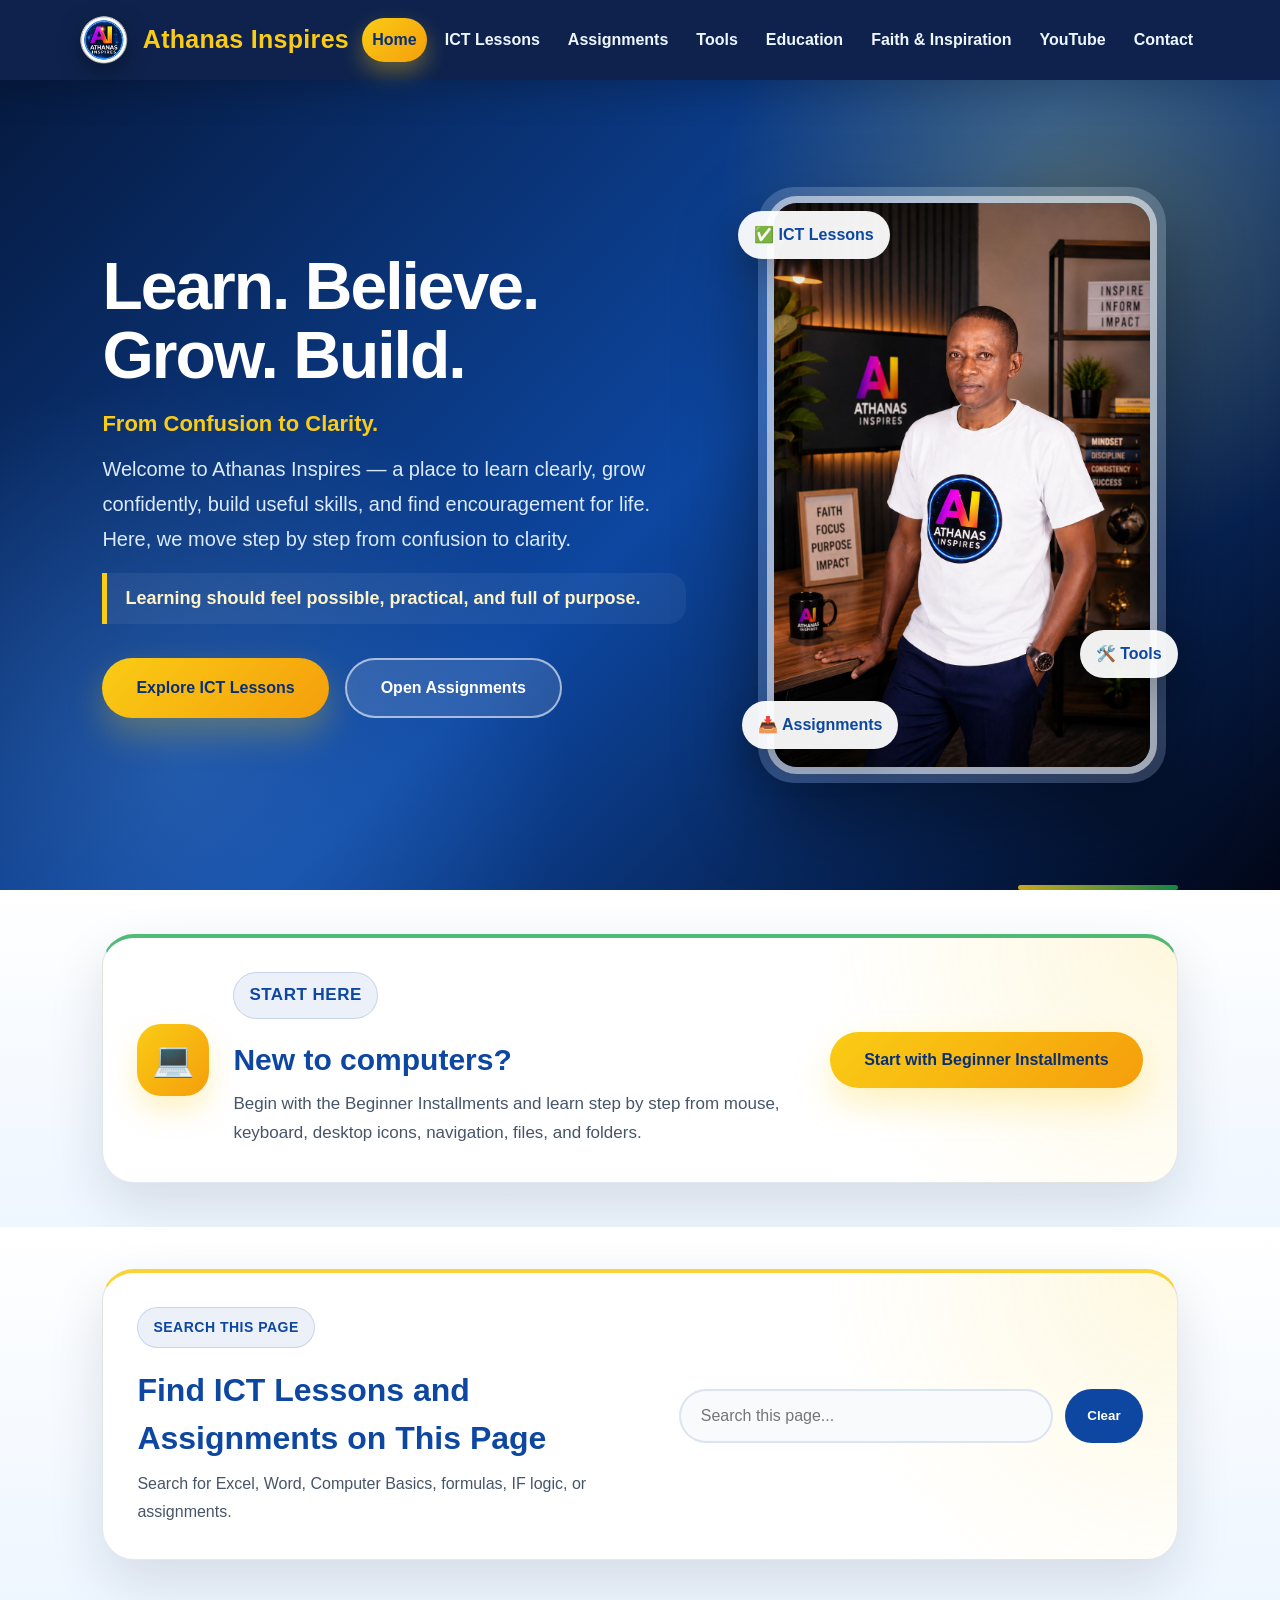
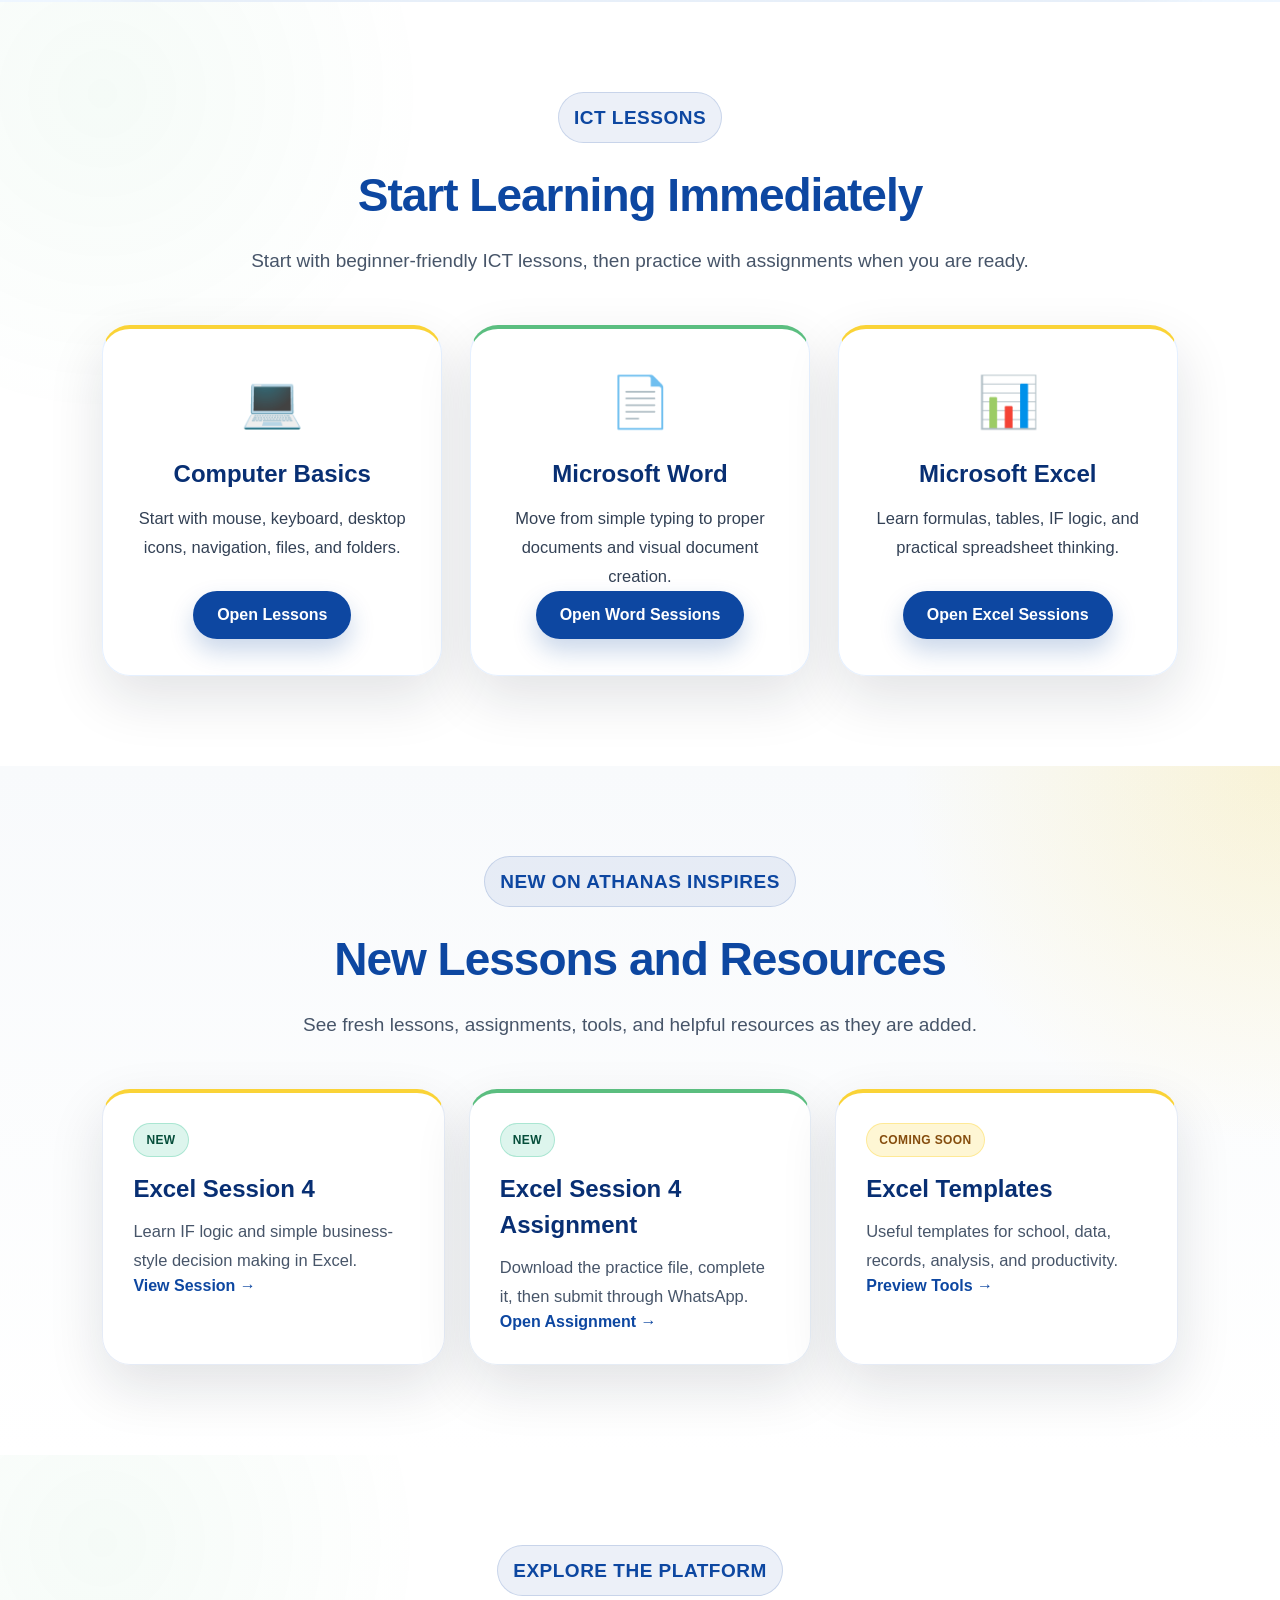
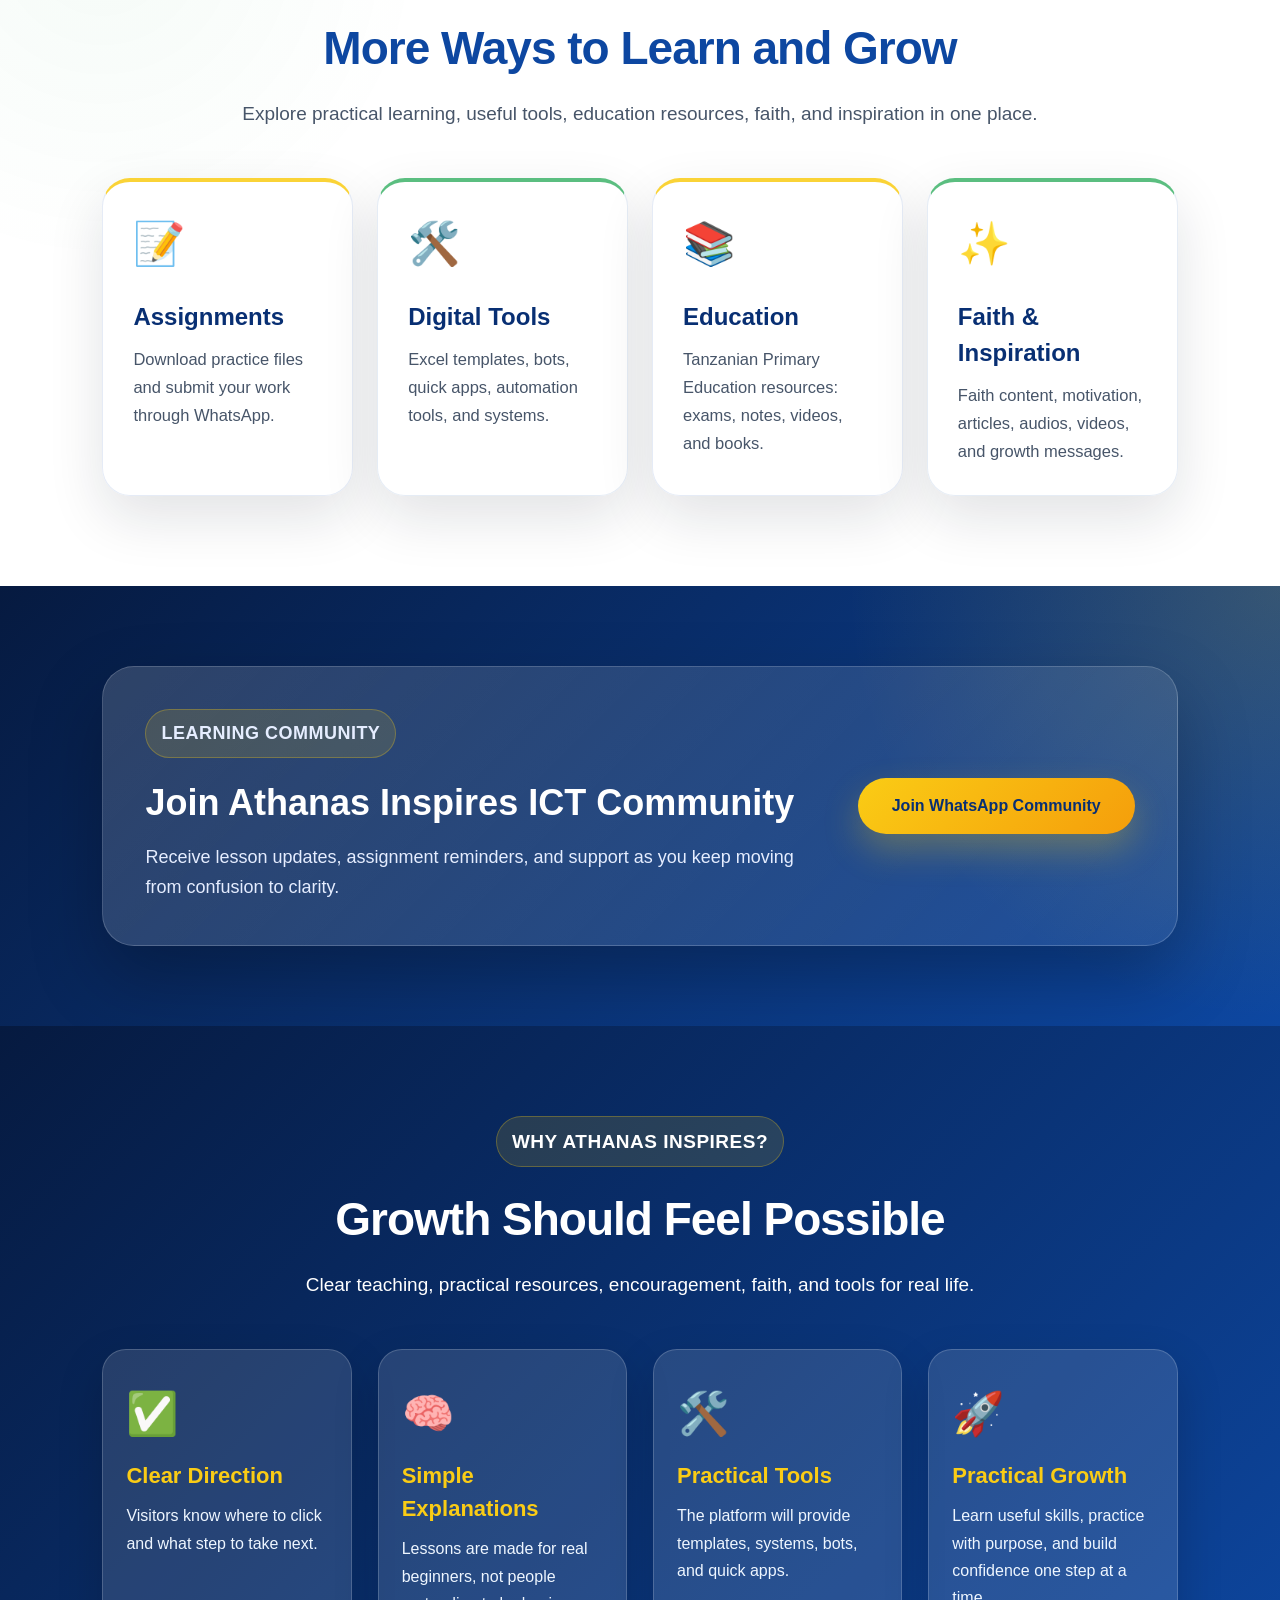
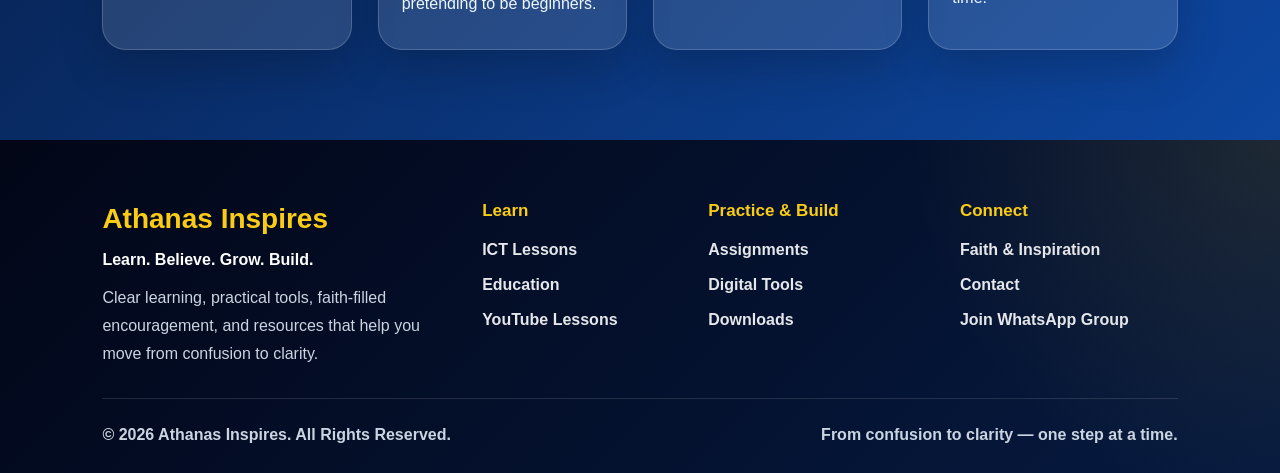
<file: index.html>
<!DOCTYPE html>
<html lang="en">
<head>
    <meta charset="UTF-8">
    <meta name="viewport" content="width=device-width, initial-scale=1.0">
    <meta name="description" content="Athanas Inspires is a faith, learning, inspiration, education, and digital tools platform helping people learn, believe, grow, and build.">
    <title>Athanas Inspires | Learn. Believe. Grow. Build.</title>
    <link rel="stylesheet" href="css/style.css">
</head>
<body>

<nav class="navbar">
    <a href="index.html" class="brand">
        <img src="assets/images/logo.png" alt="Athanas Inspires Logo">
        <span>Athanas Inspires</span>
    </a>

    <input type="checkbox" id="menu-toggle" class="menu-toggle">
    <label for="menu-toggle" class="menu-icon" aria-label="Open menu">☰</label>

    <ul class="nav-links">
        <li><a href="index.html" class="active">Home</a></li>
        <li><a href="courses.html">ICT Lessons</a></li>
        <li><a href="assignments.html">Assignments</a></li>
        <li><a href="tools.html">Tools</a></li>
        <li><a href="education.html">Education</a></li>
        <li><a href="faith-inspiration.html">Faith & Inspiration</a></li>
        <li><a href="youtube.html">YouTube</a></li>
        <li><a href="contact.html">Contact</a></li>
    </ul>
</nav>

<header class="hero modern-hero">
    <div class="hero-text">
        <h1>Learn. Believe. Grow. Build.</h1>
        <p class="tagline">From Confusion to Clarity.</p>
        <p class="hero-desc">
            Welcome to Athanas Inspires — a place to learn clearly, grow confidently,
            build useful skills, and find encouragement for life. Here, we move step by step
            from confusion to clarity.
        </p>
        <p class="hero-voice">Learning should feel possible, practical, and full of purpose.</p>

        <div class="hero-buttons">
            <a href="courses.html" class="btn">Explore ICT Lessons</a>
            <a href="assignments.html" class="btn secondary-btn">Open Assignments</a>
        </div>
    </div>

    <div class="hero-image">
        <div class="image-frame">
            <img src="assets/images/athanas.png" alt="Athanas Inspires">
        </div>
        <div class="floating-note note-one">✅ ICT Lessons</div>
        <div class="floating-note note-two">📥 Assignments</div>
        <div class="floating-note note-three">🛠️ Tools</div>
    </div>
</header>

<section class="start-here-section" aria-label="Start here for new computer learners">
    <div class="start-here-card">
        <div class="start-here-icon">💻</div>
        <div class="start-here-text">
            <p class="eyebrow dark">Start Here</p>
            <h2>New to computers?</h2>
            <p>Begin with the Beginner Installments and learn step by step from mouse, keyboard, desktop icons, navigation, files, and folders.</p>
        </div>
        <a href="courses.html#beginner-installments" class="btn">Start with Beginner Installments</a>
    </div>
</section>

<section class="home-search-section" aria-label="Homepage search">
    <div class="home-search-card">
        <div>
            <p class="eyebrow dark">Search This Page</p>
            <h2>Find ICT Lessons and Assignments on This Page</h2>
            <p>Search for Excel, Word, Computer Basics, formulas, IF logic, or assignments.</p>
        </div>
        <div class="search-box">
            <input type="search" id="homeSearch" placeholder="Search this page..." aria-label="Search this page">
            <button type="button" id="clearSearch">Clear</button>
        </div>
    </div>
</section>

<section class="featured-courses section-white" id="ict-lessons">
    <div class="section-heading">
        <p class="eyebrow dark">ICT Lessons</p>
        <h2>Start Learning Immediately</h2>
        <p>Start with beginner-friendly ICT lessons, then practice with assignments when you are ready.</p>
    </div>

    <div class="course-grid searchable-grid">
        <a href="courses.html#beginner-installments" class="course-card clickable-card search-item" data-search="ict computer basics beginner installments mouse keyboard desktop icons files folders navigation">
            <div class="course-icon">💻</div>
            <h3>Computer Basics</h3>
            <p>Start with mouse, keyboard, desktop icons, navigation, files, and folders.</p>
            <span class="small-btn">Open Lessons</span>
        </a>

        <a href="courses.html#word-series" class="course-card clickable-card search-item" data-search="word microsoft word documents typing visuals session assignment">
            <div class="course-icon">📄</div>
            <h3>Microsoft Word</h3>
            <p>Move from simple typing to proper documents and visual document creation.</p>
            <span class="small-btn">Open Word Sessions</span>
        </a>

        <a href="courses.html#excel-series" class="course-card clickable-card search-item" data-search="excel microsoft excel formulas tables if statements session assignment download submit">
            <div class="course-icon">📊</div>
            <h3>Microsoft Excel</h3>
            <p>Learn formulas, tables, IF logic, and practical spreadsheet thinking.</p>
            <span class="small-btn">Open Excel Sessions</span>
        </a>
    </div>

    <p class="no-results" id="homeSearchNoResults">No matching ICT lesson or assignment found yet.</p>
</section>

<section class="section updates-section">
    <div class="section-heading">
        <p class="eyebrow dark">New on Athanas Inspires</p>
        <h2>New Lessons and Resources</h2>
        <p>See fresh lessons, assignments, tools, and helpful resources as they are added.</p>
    </div>

    <div class="updates-grid">
        <a href="courses.html#excel-series" class="update-card clickable-card search-item" data-search="new excel session 4 if logic lesson assignment">
            <span class="label new-label">New</span>
            <h3>Excel Session 4</h3>
            <p>Learn IF logic and simple business-style decision making in Excel.</p>
            <span class="small-link">View Session →</span>
        </a>

        <a href="assignments.html#excel-session-4" class="update-card clickable-card search-item" data-search="new excel session 4 assignment submit download">
            <span class="label new-label">New</span>
            <h3>Excel Session 4 Assignment</h3>
            <p>Download the practice file, complete it, then submit through WhatsApp.</p>
            <span class="small-link">Open Assignment →</span>
        </a>

        <a href="tools.html" class="update-card clickable-card search-item" data-search="tools excel templates systems bots quick apps">
            <span class="label coming-label">Coming Soon</span>
            <h3>Excel Templates</h3>
            <p>Useful templates for school, data, records, analysis, and productivity.</p>
            <span class="small-link">Preview Tools →</span>
        </a>
    </div>
</section>

<section class="section section-white">
    <div class="section-heading">
        <p class="eyebrow dark">Explore the Platform</p>
        <h2>More Ways to Learn and Grow</h2>
        <p>Explore practical learning, useful tools, education resources, faith, and inspiration in one place.</p>
    </div>

    <div class="platform-grid">
        <a href="assignments.html" class="platform-card clickable-card">
            <span>📝</span>
            <h3>Assignments</h3>
            <p>Download practice files and submit your work through WhatsApp.</p>
        </a>
        <a href="tools.html" class="platform-card clickable-card">
            <span>🛠️</span>
            <h3>Digital Tools</h3>
            <p>Excel templates, bots, quick apps, automation tools, and systems.</p>
        </a>
        <a href="education.html" class="platform-card clickable-card">
            <span>📚</span>
            <h3>Education</h3>
            <p>Tanzanian Primary Education resources: exams, notes, videos, and books.</p>
        </a>
        <a href="faith-inspiration.html" class="platform-card clickable-card">
            <span>✨</span>
            <h3>Faith & Inspiration</h3>
            <p>Faith content, motivation, articles, audios, videos, and growth messages.</p>
        </a>
    </div>
</section>

<section class="community-section">
    <div class="community-card">
        <div>
            <p class="eyebrow">Learning Community</p>
            <h2>Join Athanas Inspires ICT Community</h2>
            <p>
                Receive lesson updates, assignment reminders, and support as you keep moving
                from confusion to clarity.
            </p>
        </div>
        <a href="https://chat.whatsapp.com/Fd9rDqOyxRrKUctGqfevmt" target="_blank" rel="noopener noreferrer" class="btn whatsapp-btn">Join WhatsApp Community</a>
    </div>
</section>

<section class="why-section">
    <div class="section-heading light">
        <p class="eyebrow">Why Athanas Inspires?</p>
        <h2>Growth Should Feel Possible</h2>
        <p>Clear teaching, practical resources, encouragement, faith, and tools for real life.</p>
    </div>

    <div class="why-grid">
        <div class="why-card">
            <div class="why-icon">✅</div>
            <h3>Clear Direction</h3>
            <p>Visitors know where to click and what step to take next.</p>
        </div>
        <div class="why-card">
            <div class="why-icon">🧠</div>
            <h3>Simple Explanations</h3>
            <p>Lessons are made for real beginners, not people pretending to be beginners.</p>
        </div>
        <div class="why-card">
            <div class="why-icon">🛠️</div>
            <h3>Practical Tools</h3>
            <p>The platform will provide templates, systems, bots, and quick apps.</p>
        </div>
        <div class="why-card">
            <div class="why-icon">🚀</div>
            <h3>Practical Growth</h3>
            <p>Learn useful skills, practice with purpose, and build confidence one step at a time.</p>
        </div>
    </div>
</section>

<footer class="site-footer">
    <div class="footer-grid">
        <div class="footer-brand">
            <h3>Athanas Inspires</h3>
            <p>Learn. Believe. Grow. Build.</p>
            <p class="footer-note">Clear learning, practical tools, faith-filled encouragement, and resources that help you move from confusion to clarity.</p>
        </div>

        <div class="footer-column">
            <h4>Learn</h4>
            <a href="courses.html">ICT Lessons</a>
            <a href="education.html">Education</a>
            <a href="youtube.html">YouTube Lessons</a>
        </div>

        <div class="footer-column">
            <h4>Practice & Build</h4>
            <a href="assignments.html">Assignments</a>
            <a href="tools.html">Digital Tools</a>
            <a href="downloads.html">Downloads</a>
        </div>

        <div class="footer-column">
            <h4>Connect</h4>
            <a href="faith-inspiration.html">Faith & Inspiration</a>
            <a href="contact.html">Contact</a>
            <a href="https://chat.whatsapp.com/Fd9rDqOyxRrKUctGqfevmt" target="_blank" rel="noopener noreferrer">Join WhatsApp Group</a>
        </div>
    </div>

    <div class="footer-bottom">
        <p>© 2026 Athanas Inspires. All Rights Reserved.</p>
        <p>From confusion to clarity — one step at a time.</p>
    </div>
</footer>

<script src="js/main.js"></script>
</body>
</html>
</file>
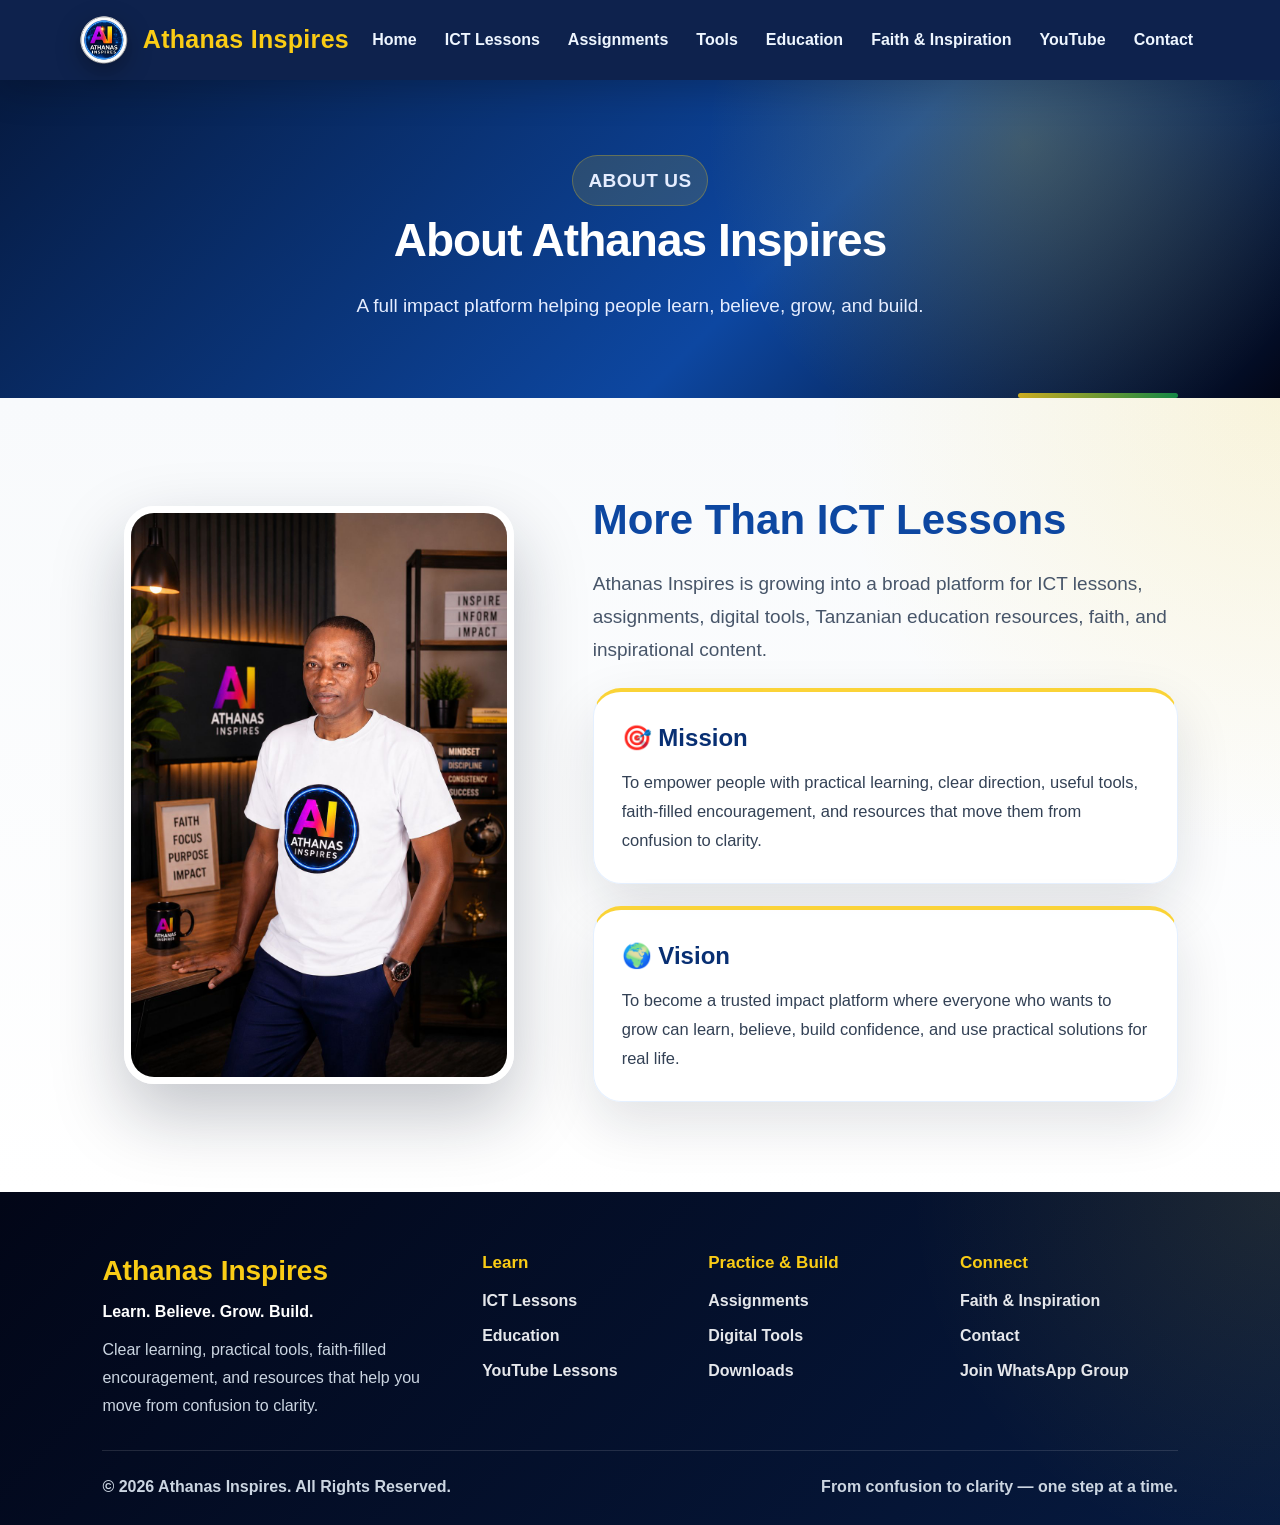
<file: about.html>
<!DOCTYPE html>
<html lang="en">
<head>
    <meta charset="UTF-8">
    <meta name="viewport" content="width=device-width, initial-scale=1.0">
    <meta name="description" content="Learn about Athanas Inspires, a full impact platform for learning, faith, inspiration, education, and digital tools.">
    <title>About | Athanas Inspires</title>
    <link rel="stylesheet" href="css/style.css">
</head>
<body>

<nav class="navbar">
    <a href="index.html" class="brand">
        <img src="assets/images/logo.png" alt="Athanas Inspires Logo">
        <span>Athanas Inspires</span>
    </a>

    <input type="checkbox" id="menu-toggle" class="menu-toggle">
    <label for="menu-toggle" class="menu-icon" aria-label="Open menu">☰</label>

    <ul class="nav-links">
        <li><a href="index.html">Home</a></li>
        <li><a href="courses.html">ICT Lessons</a></li>
        <li><a href="assignments.html">Assignments</a></li>
        <li><a href="tools.html">Tools</a></li>
        <li><a href="education.html">Education</a></li>
        <li><a href="faith-inspiration.html">Faith & Inspiration</a></li>
        <li><a href="youtube.html">YouTube</a></li>
        <li><a href="contact.html">Contact</a></li>
    </ul>
</nav>

<section class="page-hero compact-hero">
    <p class="eyebrow">About Us</p>
    <h1>About Athanas Inspires</h1>
    <p>A full impact platform helping people learn, believe, grow, and build.</p>
</section>

<section class="about-section">
    <div class="about-content">
        <div class="about-image">
            <img src="assets/images/athanas.png" alt="Athanas Inspires">
        </div>

        <div class="about-text">
            <h2>More Than ICT Lessons</h2>
            <p class="about-intro">
                Athanas Inspires is growing into a broad platform for ICT lessons, assignments,
                digital tools, Tanzanian education resources, faith, and inspirational content.
            </p>

            <div class="about-card">
                <h3>🎯 Mission</h3>
                <p>
                    To empower people with practical learning, clear direction, useful tools,
                    faith-filled encouragement, and resources that move them from confusion to clarity.
                </p>
            </div>

            <div class="about-card">
                <h3>🌍 Vision</h3>
                <p>
                    To become a trusted impact platform where everyone who wants to grow can learn,
                    believe, build confidence, and use practical solutions for real life.
                </p>
            </div>
        </div>
    </div>
</section>

<footer class="site-footer">
    <div class="footer-grid">
        <div class="footer-brand">
            <h3>Athanas Inspires</h3>
            <p>Learn. Believe. Grow. Build.</p>
            <p class="footer-note">Clear learning, practical tools, faith-filled encouragement, and resources that help you move from confusion to clarity.</p>
        </div>

        <div class="footer-column">
            <h4>Learn</h4>
            <a href="courses.html">ICT Lessons</a>
            <a href="education.html">Education</a>
            <a href="youtube.html">YouTube Lessons</a>
        </div>

        <div class="footer-column">
            <h4>Practice & Build</h4>
            <a href="assignments.html">Assignments</a>
            <a href="tools.html">Digital Tools</a>
            <a href="downloads.html">Downloads</a>
        </div>

        <div class="footer-column">
            <h4>Connect</h4>
            <a href="faith-inspiration.html">Faith & Inspiration</a>
            <a href="contact.html">Contact</a>
            <a href="https://chat.whatsapp.com/Fd9rDqOyxRrKUctGqfevmt" target="_blank" rel="noopener noreferrer">Join WhatsApp Group</a>
        </div>
    </div>

    <div class="footer-bottom">
        <p>© 2026 Athanas Inspires. All Rights Reserved.</p>
        <p>From confusion to clarity — one step at a time.</p>
    </div>
</footer>

</body>
</html>
</file>
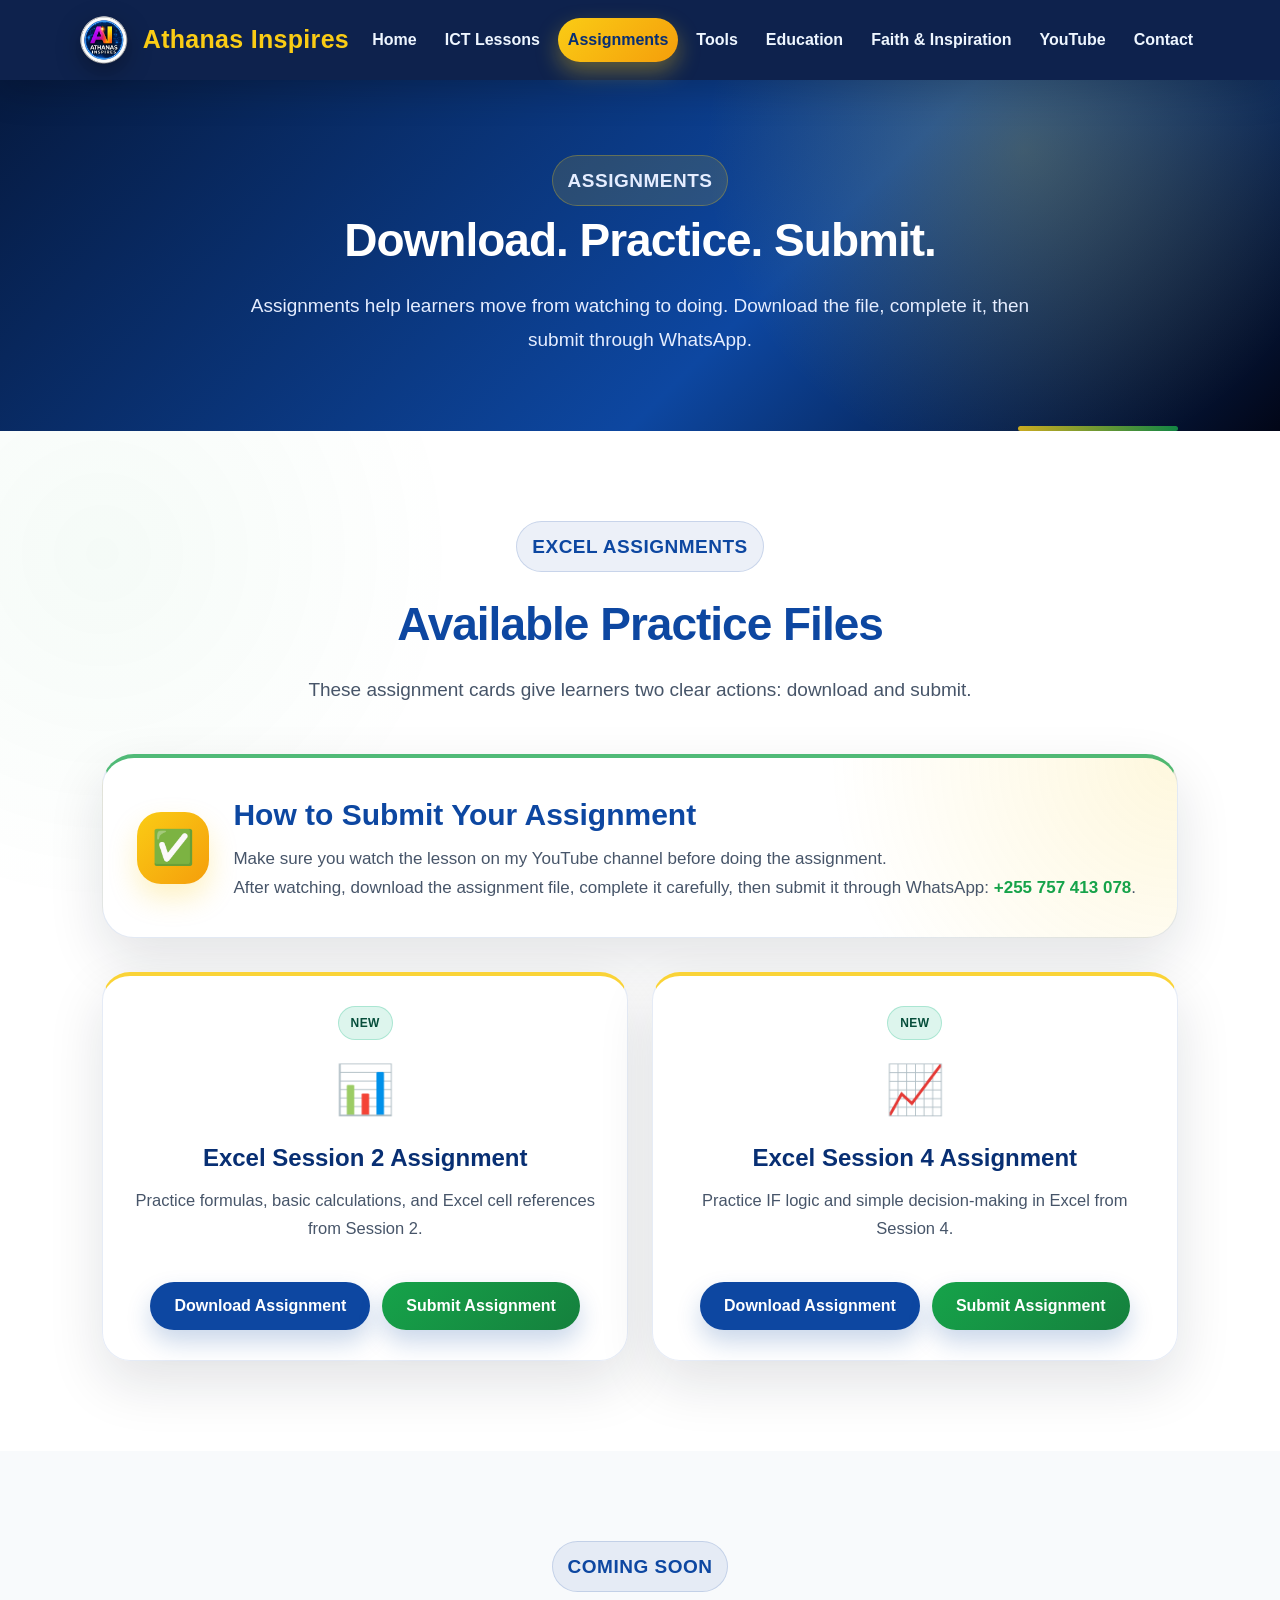
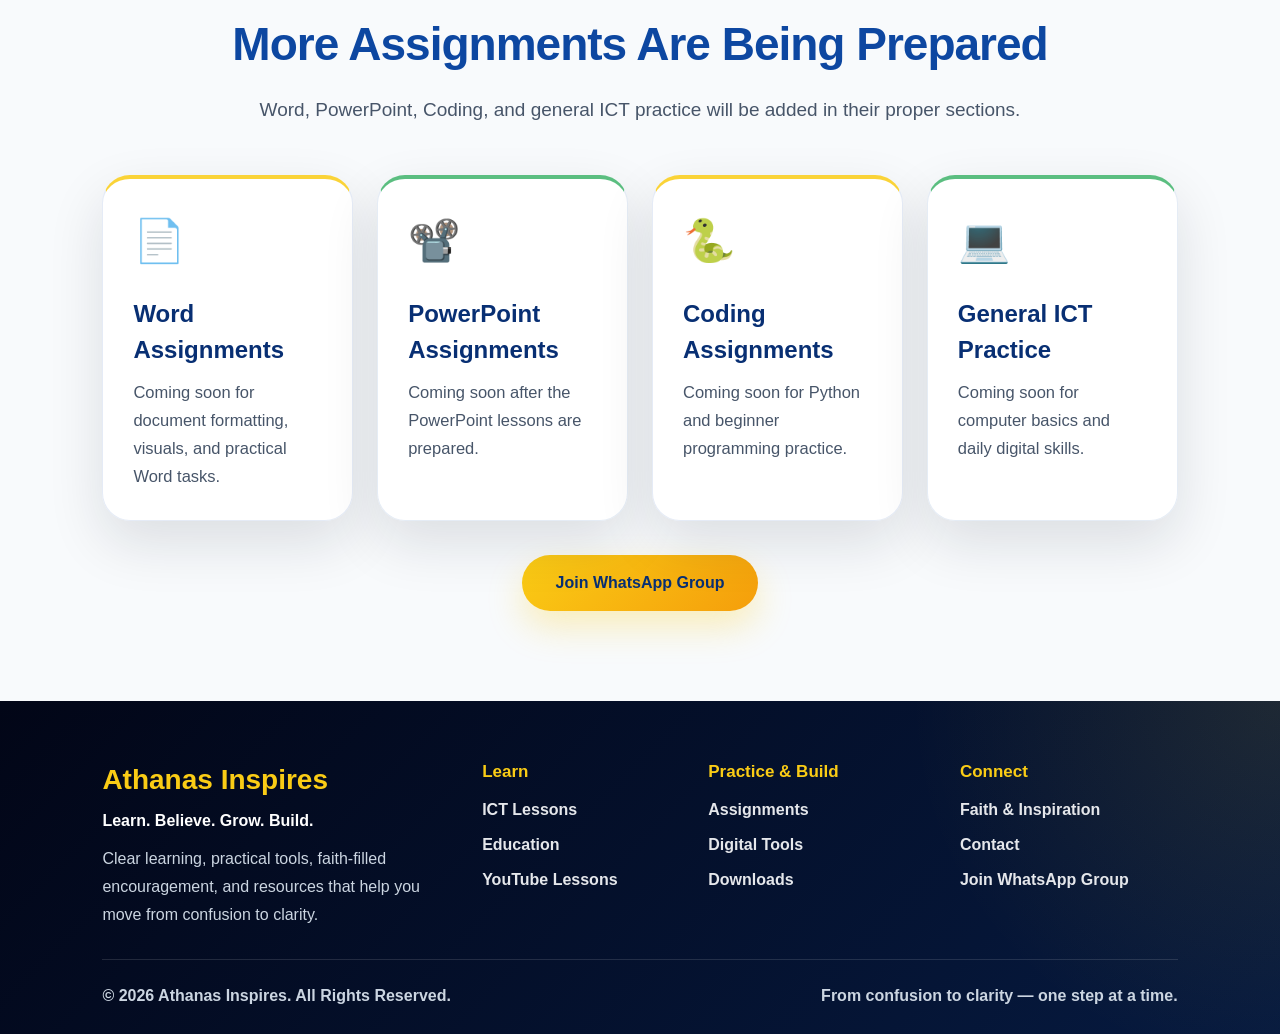
<file: assignments.html>
<!DOCTYPE html>
<html lang="en">
<head>
    <meta charset="UTF-8">
    <meta name="viewport" content="width=device-width, initial-scale=1.0">
    <meta name="description" content="Download and submit Athanas Inspires ICT assignments for Excel, Word, PowerPoint, coding, and future practical lessons.">
    <title>Assignments | Athanas Inspires</title>
    <link rel="stylesheet" href="css/style.css">
</head>
<body>

<nav class="navbar">
    <a href="index.html" class="brand">
        <img src="assets/images/logo.png" alt="Athanas Inspires Logo">
        <span>Athanas Inspires</span>
    </a>

    <input type="checkbox" id="menu-toggle" class="menu-toggle">
    <label for="menu-toggle" class="menu-icon" aria-label="Open menu">☰</label>

    <ul class="nav-links">
        <li><a href="index.html">Home</a></li>
        <li><a href="courses.html">ICT Lessons</a></li>
        <li><a href="assignments.html" class="active">Assignments</a></li>
        <li><a href="tools.html">Tools</a></li>
        <li><a href="education.html">Education</a></li>
        <li><a href="faith-inspiration.html">Faith & Inspiration</a></li>
        <li><a href="youtube.html">YouTube</a></li>
        <li><a href="contact.html">Contact</a></li>
    </ul>
</nav>

<section class="page-hero compact-hero">
    <p class="eyebrow">Assignments</p>
    <h1>Download. Practice. Submit.</h1>
    <p>Assignments help learners move from watching to doing. Download the file, complete it, then submit through WhatsApp.</p>
</section>

<section class="section section-white assignments-section" id="excel-assignments">
    <div class="section-heading">
        <p class="eyebrow dark">Excel Assignments</p>
        <h2>Available Practice Files</h2>
        <p>These assignment cards give learners two clear actions: download and submit.</p>
    </div>


    <div class="submit-guide-card">
        <div class="submit-guide-icon">✅</div>
        <div>
            <h3>How to Submit Your Assignment</h3>
            <p>Make sure you watch the lesson on my YouTube channel before doing the assignment.</p>
            <p>After watching, download the assignment file, complete it carefully, then submit it through WhatsApp: <a href="https://wa.me/255757413078" target="_blank" rel="noopener noreferrer">+255 757 413 078</a>.</p>
        </div>
    </div>

    <div class="assignment-grid">
        <article class="assignment-card" id="excel-session-2">
            <span class="session-label new-label">New</span>
            <div class="assignment-icon">📊</div>
            <h3>Excel Session 2 Assignment</h3>
            <p>Practice formulas, basic calculations, and Excel cell references from Session 2.</p>
            <div class="card-actions">
                <a href="assets/downloads/excel-session-2-assignment.xlsx" class="small-btn" download>Download Assignment</a>
                <a href="https://wa.me/255757413078?text=Hello%20Athanas%20Inspires%2C%20I%20want%20to%20submit%20my%20assignment.%20My%20name%20is%20_____.%20The%20assignment%20is%20_____." target="_blank" rel="noopener noreferrer" class="small-btn submit-btn">Submit Assignment</a>
            </div>
        </article>

        <article class="assignment-card" id="excel-session-4">
            <span class="session-label new-label">New</span>
            <div class="assignment-icon">📈</div>
            <h3>Excel Session 4 Assignment</h3>
            <p>Practice IF logic and simple decision-making in Excel from Session 4.</p>
            <div class="card-actions">
                <a href="assets/downloads/excel-session-4-assignment.xlsx" class="small-btn" download>Download Assignment</a>
                <a href="https://wa.me/255757413078?text=Hello%20Athanas%20Inspires%2C%20I%20want%20to%20submit%20my%20assignment.%20My%20name%20is%20_____.%20The%20assignment%20is%20_____." target="_blank" rel="noopener noreferrer" class="small-btn submit-btn">Submit Assignment</a>
            </div>
        </article>
    </div>
</section>

<section class="section assignments-coming" id="word-assignments">
    <div class="section-heading">
        <p class="eyebrow dark">Coming Soon</p>
        <h2>More Assignments Are Being Prepared</h2>
        <p>Word, PowerPoint, Coding, and general ICT practice will be added in their proper sections.</p>
    </div>

    <div class="platform-grid">
        <article class="platform-card quiet-card">
            <span>📄</span>
            <h3>Word Assignments</h3>
            <p>Coming soon for document formatting, visuals, and practical Word tasks.</p>
        </article>
        <article class="platform-card quiet-card">
            <span>📽️</span>
            <h3>PowerPoint Assignments</h3>
            <p>Coming soon after the PowerPoint lessons are prepared.</p>
        </article>
        <article class="platform-card quiet-card">
            <span>🐍</span>
            <h3>Coding Assignments</h3>
            <p>Coming soon for Python and beginner programming practice.</p>
        </article>
        <article class="platform-card quiet-card">
            <span>💻</span>
            <h3>General ICT Practice</h3>
            <p>Coming soon for computer basics and daily digital skills.</p>
        </article>
    </div>

    <div class="section-action">
        <a href="https://chat.whatsapp.com/Fd9rDqOyxRrKUctGqfevmt" target="_blank" rel="noopener noreferrer" class="btn whatsapp-btn">Join WhatsApp Group</a>
    </div>
</section>

<footer class="site-footer">
    <div class="footer-grid">
        <div class="footer-brand">
            <h3>Athanas Inspires</h3>
            <p>Learn. Believe. Grow. Build.</p>
            <p class="footer-note">Clear learning, practical tools, faith-filled encouragement, and resources that help you move from confusion to clarity.</p>
        </div>

        <div class="footer-column">
            <h4>Learn</h4>
            <a href="courses.html">ICT Lessons</a>
            <a href="education.html">Education</a>
            <a href="youtube.html">YouTube Lessons</a>
        </div>

        <div class="footer-column">
            <h4>Practice & Build</h4>
            <a href="assignments.html">Assignments</a>
            <a href="tools.html">Digital Tools</a>
            <a href="downloads.html">Downloads</a>
        </div>

        <div class="footer-column">
            <h4>Connect</h4>
            <a href="faith-inspiration.html">Faith & Inspiration</a>
            <a href="contact.html">Contact</a>
            <a href="https://chat.whatsapp.com/Fd9rDqOyxRrKUctGqfevmt" target="_blank" rel="noopener noreferrer">Join WhatsApp Group</a>
        </div>
    </div>

    <div class="footer-bottom">
        <p>© 2026 Athanas Inspires. All Rights Reserved.</p>
        <p>From confusion to clarity — one step at a time.</p>
    </div>
</footer>

</body>
</html>
</file>
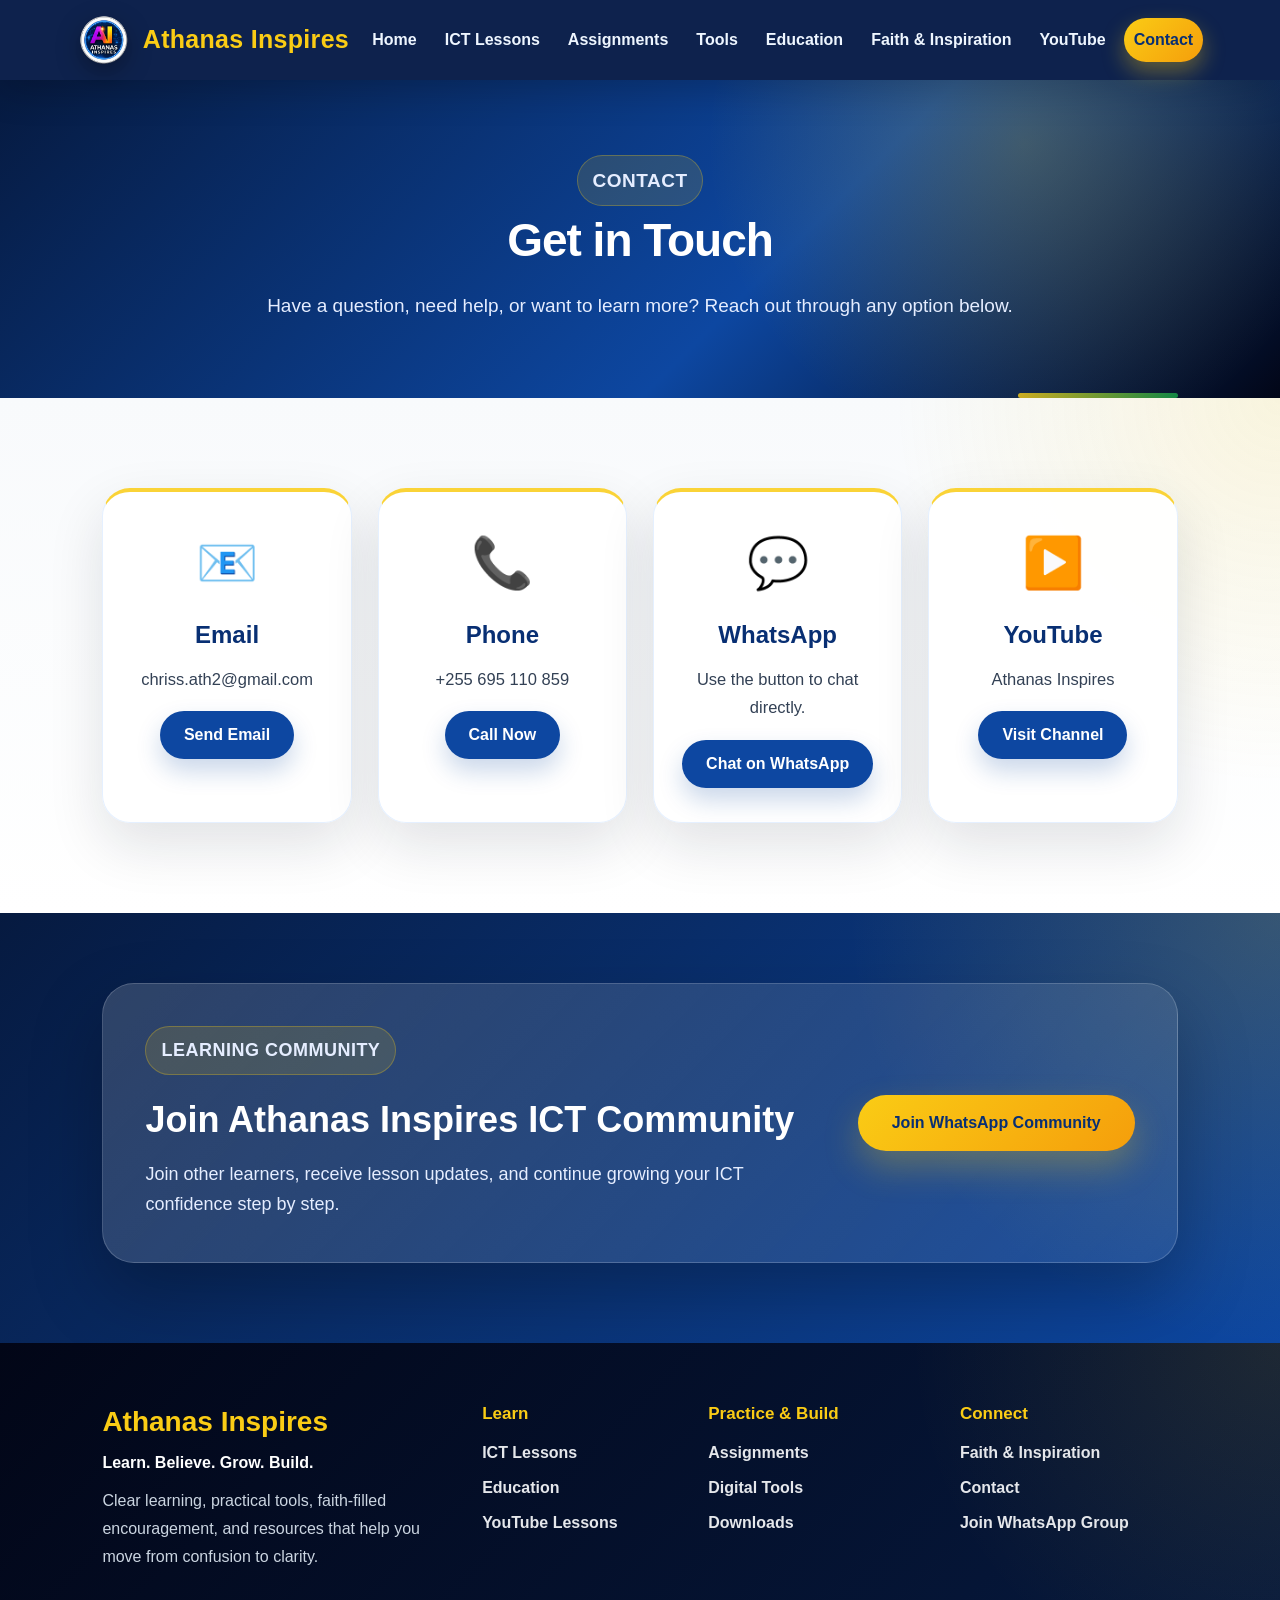
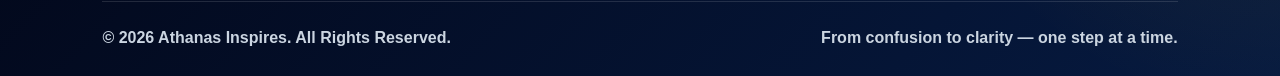
<file: contact.html>
<!DOCTYPE html>
<html lang="en">
<head>
    <meta charset="UTF-8">
    <meta name="viewport" content="width=device-width, initial-scale=1.0">
    <meta name="description" content="Contact Athanas Inspires by email, phone, WhatsApp, or YouTube.">
    <title>Contact | Athanas Inspires</title>
    <link rel="stylesheet" href="css/style.css">
</head>
<body>

<nav class="navbar">
    <a href="index.html" class="brand">
        <img src="assets/images/logo.png" alt="Athanas Inspires Logo">
        <span>Athanas Inspires</span>
    </a>

    <input type="checkbox" id="menu-toggle" class="menu-toggle">
    <label for="menu-toggle" class="menu-icon" aria-label="Open menu">☰</label>

    <ul class="nav-links">
        <li><a href="index.html">Home</a></li>
        <li><a href="courses.html">ICT Lessons</a></li>
        <li><a href="assignments.html">Assignments</a></li>
        <li><a href="tools.html">Tools</a></li>
        <li><a href="education.html">Education</a></li>
        <li><a href="faith-inspiration.html">Faith & Inspiration</a></li>
        <li><a href="youtube.html">YouTube</a></li>
        <li><a href="contact.html" class="active">Contact</a></li>
    </ul>
</nav>

<section class="page-hero compact-hero">
    <p class="eyebrow">Contact</p>
    <h1>Get in Touch</h1>
    <p>Have a question, need help, or want to learn more? Reach out through any option below.</p>
</section>

<section class="contact-section">
    <div class="contact-grid">
        <div class="contact-card">
            <div class="contact-icon">📧</div>
            <h2>Email</h2>
            <p>chriss.ath2@gmail.com</p>
            <a href="mailto:chriss.ath2@gmail.com" class="small-btn">Send Email</a>
        </div>

        <div class="contact-card">
            <div class="contact-icon">📞</div>
            <h2>Phone</h2>
            <p>+255 695 110 859</p>
            <a href="tel:+255695110859" class="small-btn">Call Now</a>
        </div>

        <div class="contact-card">
            <div class="contact-icon">💬</div>
            <h2>WhatsApp</h2>
            <p>Use the button to chat directly.</p>
            <a href="https://wa.me/255757413078" target="_blank" rel="noopener noreferrer" class="small-btn">Chat on WhatsApp</a>
        </div>

        <div class="contact-card">
            <div class="contact-icon">▶️</div>
            <h2>YouTube</h2>
            <p>Athanas Inspires</p>
            <a href="https://youtube.com/@athanas_inspires" target="_blank" rel="noopener noreferrer" class="small-btn">Visit Channel</a>
        </div>
    </div>
</section>

<section class="community-section contact-community">
    <div class="community-card">
        <div>
            <p class="eyebrow">Learning Community</p>
            <h2>Join Athanas Inspires ICT Community</h2>
            <p>
                Join other learners, receive lesson updates, and continue growing your ICT confidence step by step.
            </p>
        </div>
        <a href="https://chat.whatsapp.com/Fd9rDqOyxRrKUctGqfevmt" target="_blank" rel="noopener noreferrer" class="btn whatsapp-btn">Join WhatsApp Community</a>
    </div>
</section>

<footer class="site-footer">
    <div class="footer-grid">
        <div class="footer-brand">
            <h3>Athanas Inspires</h3>
            <p>Learn. Believe. Grow. Build.</p>
            <p class="footer-note">Clear learning, practical tools, faith-filled encouragement, and resources that help you move from confusion to clarity.</p>
        </div>

        <div class="footer-column">
            <h4>Learn</h4>
            <a href="courses.html">ICT Lessons</a>
            <a href="education.html">Education</a>
            <a href="youtube.html">YouTube Lessons</a>
        </div>

        <div class="footer-column">
            <h4>Practice & Build</h4>
            <a href="assignments.html">Assignments</a>
            <a href="tools.html">Digital Tools</a>
            <a href="downloads.html">Downloads</a>
        </div>

        <div class="footer-column">
            <h4>Connect</h4>
            <a href="faith-inspiration.html">Faith & Inspiration</a>
            <a href="contact.html">Contact</a>
            <a href="https://chat.whatsapp.com/Fd9rDqOyxRrKUctGqfevmt" target="_blank" rel="noopener noreferrer">Join WhatsApp Group</a>
        </div>
    </div>

    <div class="footer-bottom">
        <p>© 2026 Athanas Inspires. All Rights Reserved.</p>
        <p>From confusion to clarity — one step at a time.</p>
    </div>
</footer>

</body>
</html>
</file>
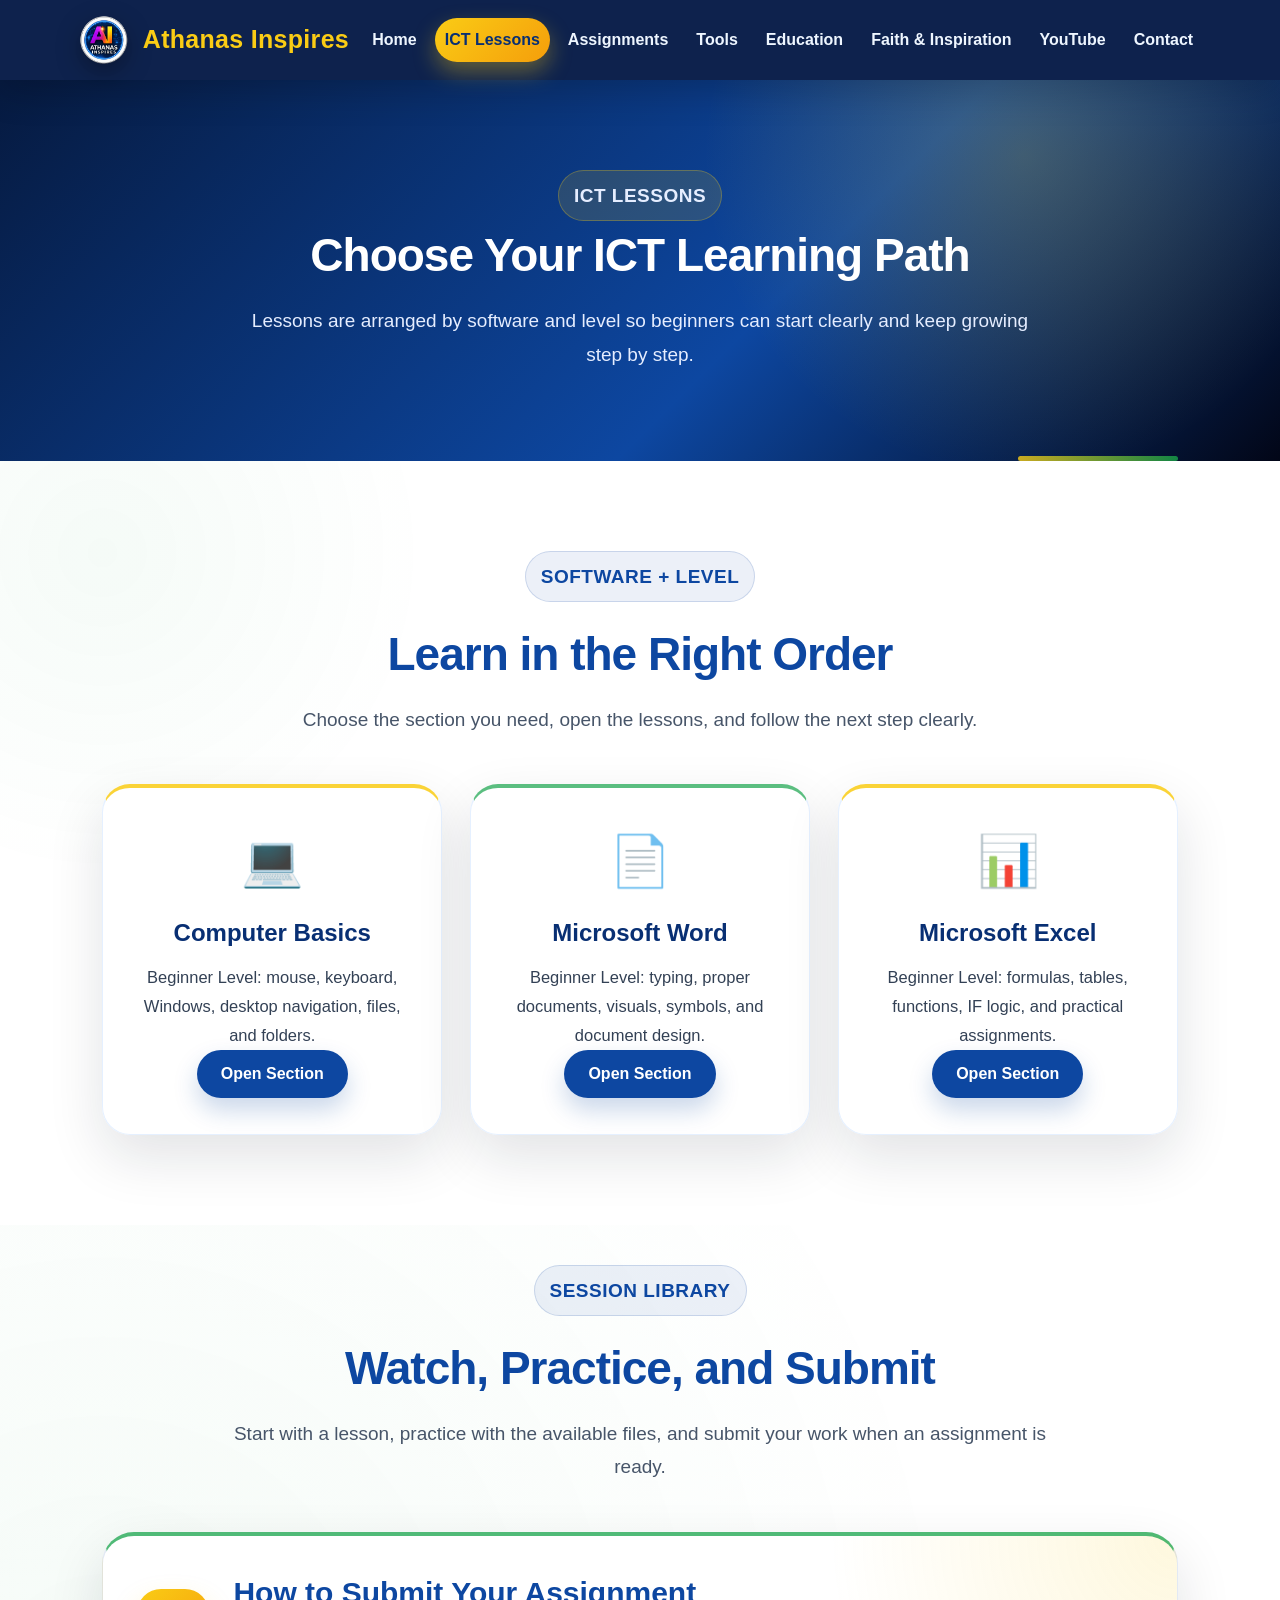
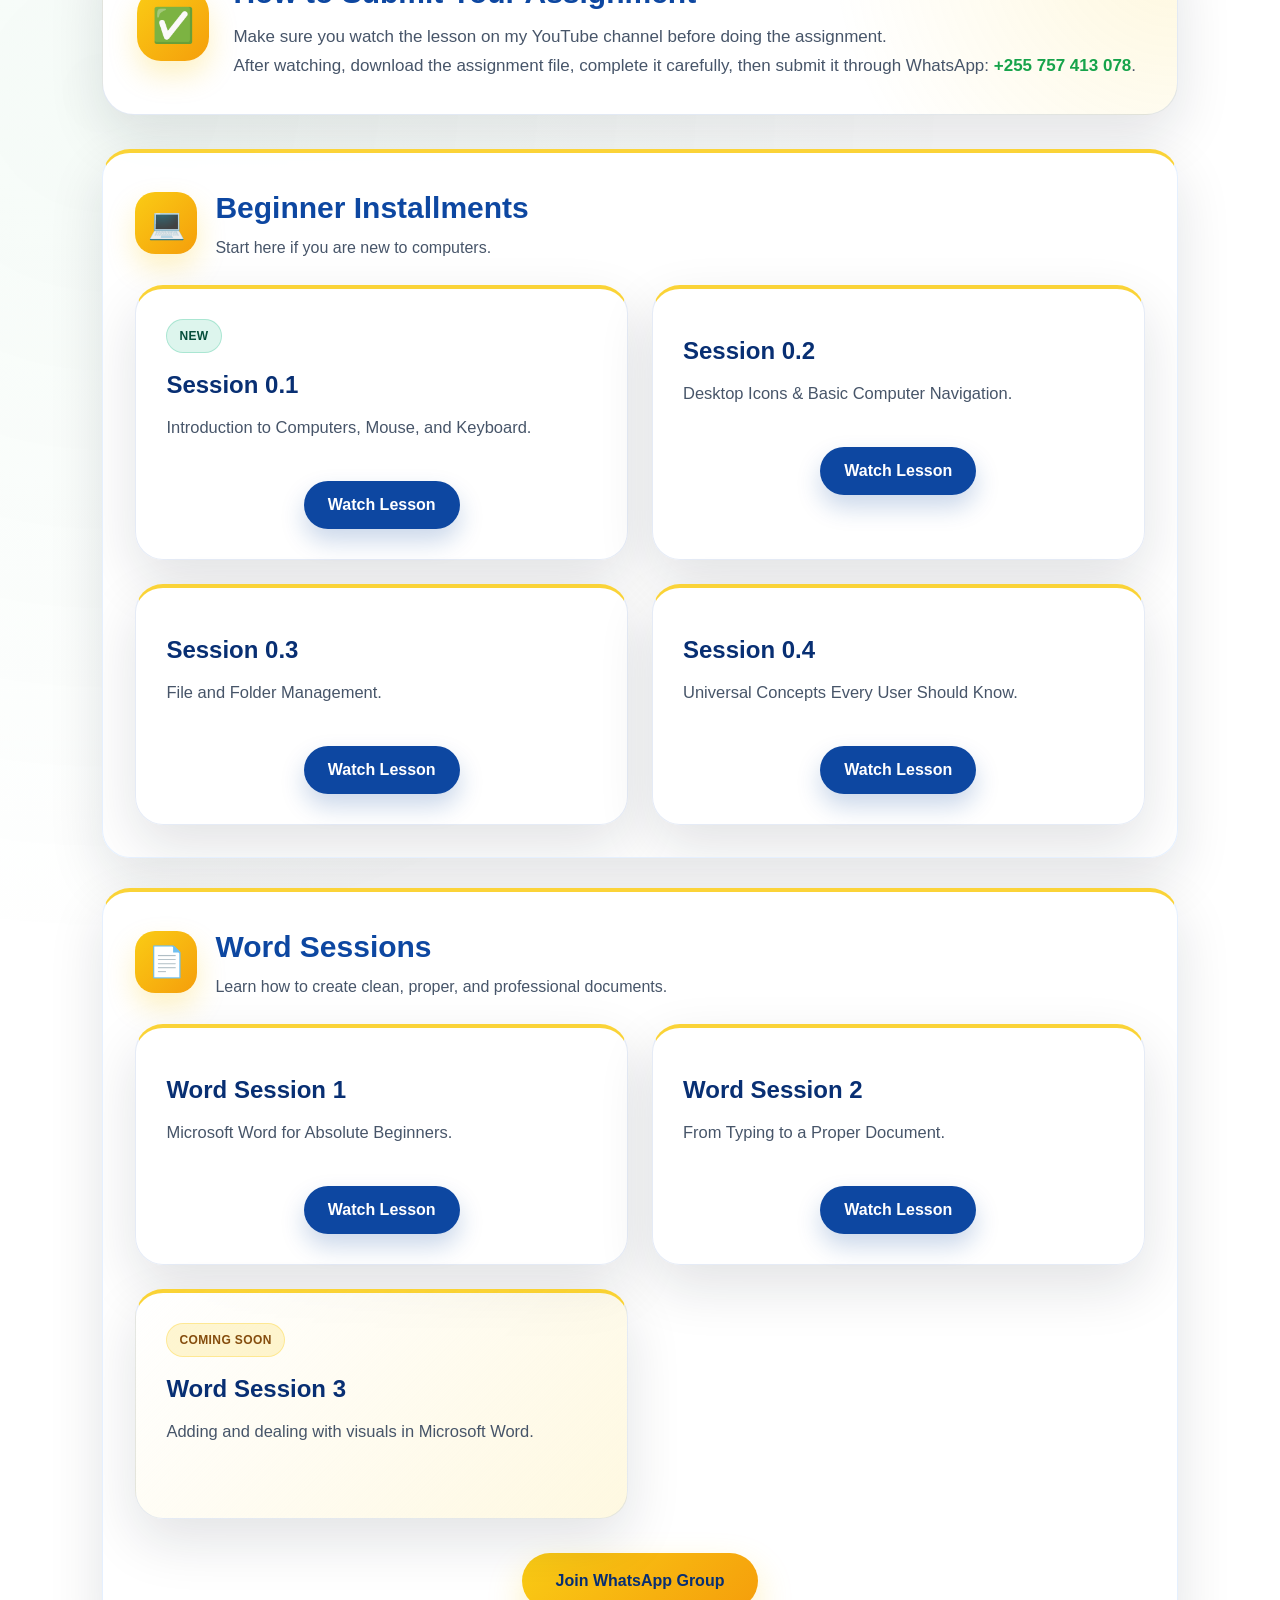
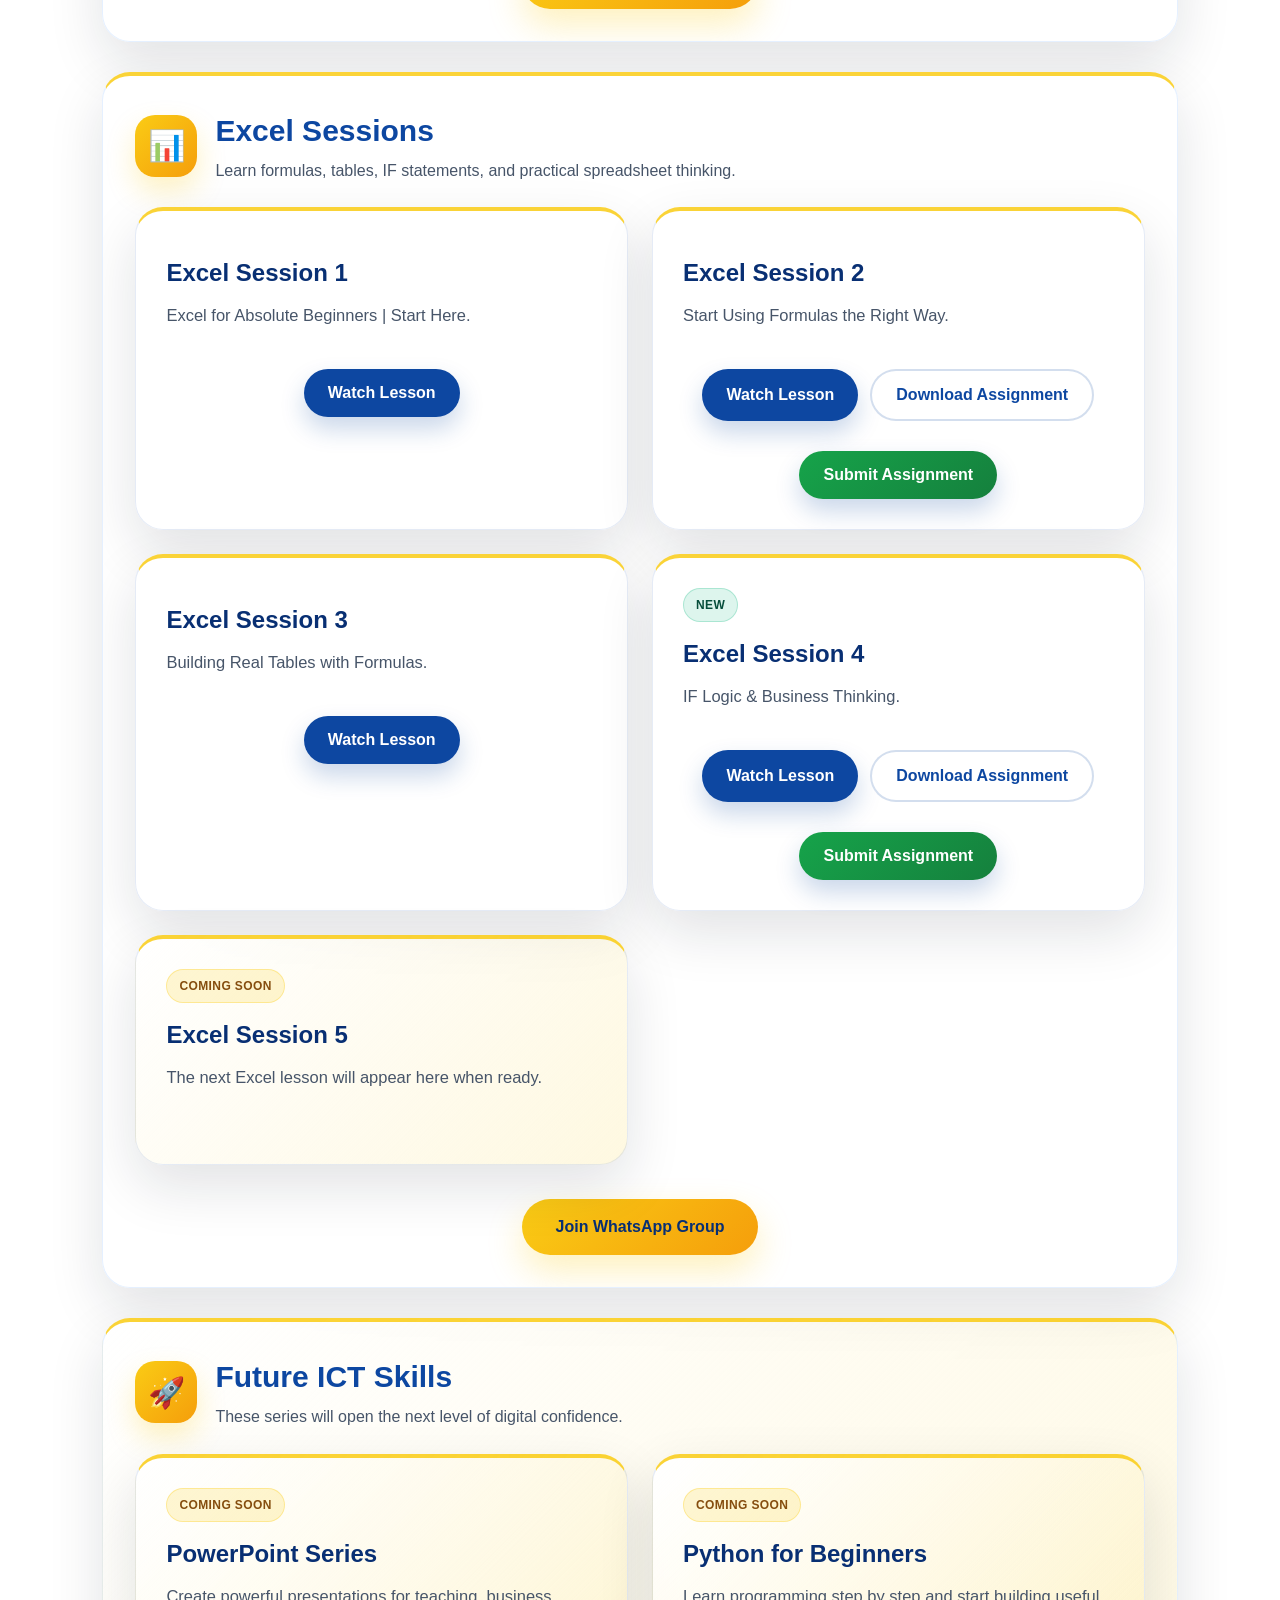
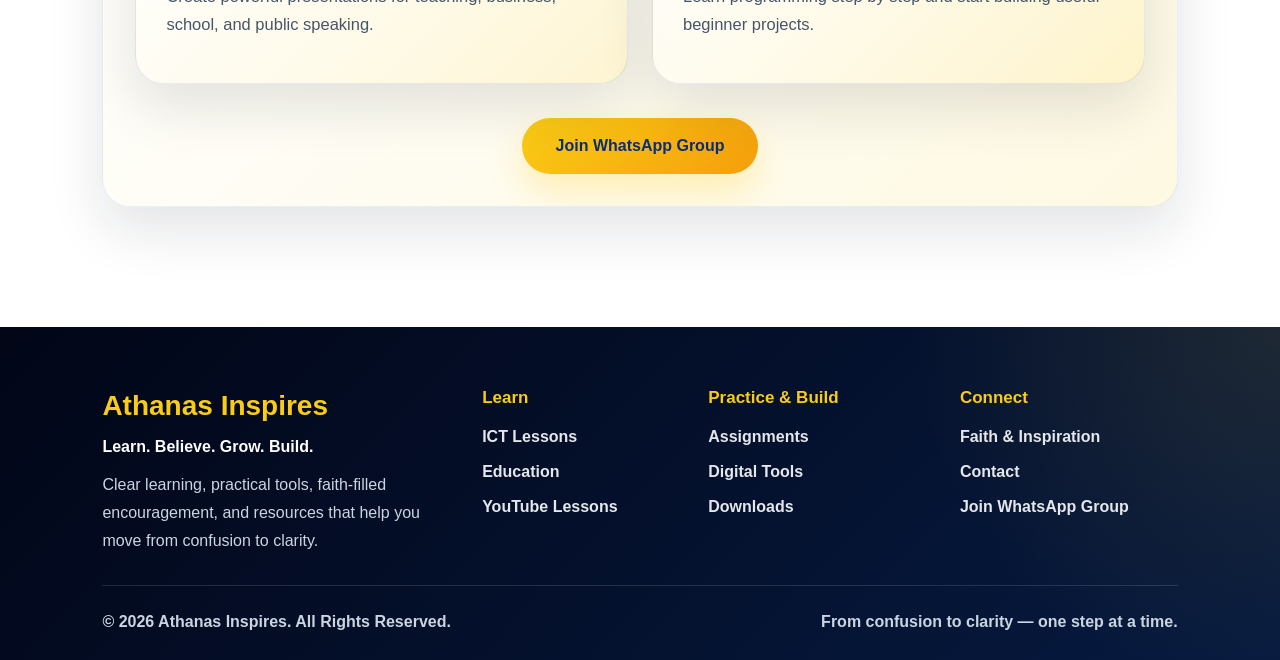
<file: courses.html>
<!DOCTYPE html>
<html lang="en">
<head>
    <meta charset="UTF-8">
    <meta name="viewport" content="width=device-width, initial-scale=1.0">
    <meta name="description" content="Explore Athanas Inspires ICT lessons by software and level, including Computer Basics, Microsoft Word, Microsoft Excel, and upcoming sessions.">
    <title>ICT Lessons | Athanas Inspires</title>
    <link rel="stylesheet" href="css/style.css">
</head>
<body>

<nav class="navbar">
    <a href="index.html" class="brand">
        <img src="assets/images/logo.png" alt="Athanas Inspires Logo">
        <span>Athanas Inspires</span>
    </a>

    <input type="checkbox" id="menu-toggle" class="menu-toggle">
    <label for="menu-toggle" class="menu-icon" aria-label="Open menu">☰</label>

    <ul class="nav-links">
        <li><a href="index.html">Home</a></li>
        <li><a href="courses.html" class="active">ICT Lessons</a></li>
        <li><a href="assignments.html">Assignments</a></li>
        <li><a href="tools.html">Tools</a></li>
        <li><a href="education.html">Education</a></li>
        <li><a href="faith-inspiration.html">Faith & Inspiration</a></li>
        <li><a href="youtube.html">YouTube</a></li>
        <li><a href="contact.html">Contact</a></li>
    </ul>
</nav>

<section class="page-hero">
    <p class="eyebrow">ICT Lessons</p>
    <h1>Choose Your ICT Learning Path</h1>
    <p>Lessons are arranged by software and level so beginners can start clearly and keep growing step by step.</p>
</section>

<section class="section section-white course-overview-section">
    <div class="section-heading">
        <p class="eyebrow dark">Software + Level</p>
        <h2>Learn in the Right Order</h2>
        <p>Choose the section you need, open the lessons, and follow the next step clearly.</p>
    </div>

    <div class="course-grid">
        <a href="#beginner-installments" class="course-card clickable-card">
            <div class="course-icon">💻</div>
            <h3>Computer Basics</h3>
            <p>Beginner Level: mouse, keyboard, Windows, desktop navigation, files, and folders.</p>
            <span class="small-btn">Open Section</span>
        </a>
        <a href="#word-series" class="course-card clickable-card">
            <div class="course-icon">📄</div>
            <h3>Microsoft Word</h3>
            <p>Beginner Level: typing, proper documents, visuals, symbols, and document design.</p>
            <span class="small-btn">Open Section</span>
        </a>
        <a href="#excel-series" class="course-card clickable-card">
            <div class="course-icon">📊</div>
            <h3>Microsoft Excel</h3>
            <p>Beginner Level: formulas, tables, functions, IF logic, and practical assignments.</p>
            <span class="small-btn">Open Section</span>
        </a>
    </div>
</section>

<section class="video-library section-white ict-session-library">
    <div class="section-heading">
        <p class="eyebrow dark">Session Library</p>
        <h2>Watch, Practice, and Submit</h2>
        <p>Start with a lesson, practice with the available files, and submit your work when an assignment is ready.</p>
    </div>


    <div class="submit-guide-card">
        <div class="submit-guide-icon">✅</div>
        <div>
            <h3>How to Submit Your Assignment</h3>
            <p>Make sure you watch the lesson on my YouTube channel before doing the assignment.</p>
            <p>After watching, download the assignment file, complete it carefully, then submit it through WhatsApp: <a href="https://wa.me/255757413078" target="_blank" rel="noopener noreferrer">+255 757 413 078</a>.</p>
        </div>
    </div>

    <div class="video-series" id="beginner-installments">
        <div class="series-heading">
            <span class="series-icon">💻</span>
            <div>
                <h2>Beginner Installments</h2>
                <p>Start here if you are new to computers.</p>
            </div>
        </div>
        <div class="session-card-grid">
            <article class="session-card">
                <span class="session-label new-label">New</span>
                <h3>Session 0.1</h3>
                <p>Introduction to Computers, Mouse, and Keyboard.</p>
                <div class="card-actions">
                    <a href="https://youtu.be/i8Qd-g7OWYU" target="_blank" rel="noopener noreferrer" class="small-btn">Watch Lesson</a>
                </div>
            </article>
            <article class="session-card">
                <h3>Session 0.2</h3>
                <p>Desktop Icons & Basic Computer Navigation.</p>
                <div class="card-actions">
                    <a href="https://youtu.be/vYGVk9O0EX4" target="_blank" rel="noopener noreferrer" class="small-btn">Watch Lesson</a>
                </div>
            </article>
            <article class="session-card">
                <h3>Session 0.3</h3>
                <p>File and Folder Management.</p>
                <div class="card-actions">
                    <a href="https://youtu.be/Bha7ozesRts" target="_blank" rel="noopener noreferrer" class="small-btn">Watch Lesson</a>
                </div>
            </article>
            <article class="session-card">
                <h3>Session 0.4</h3>
                <p>Universal Concepts Every User Should Know.</p>
                <div class="card-actions">
                    <a href="https://youtu.be/8EeUPRaAB2A" target="_blank" rel="noopener noreferrer" class="small-btn">Watch Lesson</a>
                </div>
            </article>
        </div>
    </div>

    <div class="video-series" id="word-series">
        <div class="series-heading">
            <span class="series-icon">📄</span>
            <div>
                <h2>Word Sessions</h2>
                <p>Learn how to create clean, proper, and professional documents.</p>
            </div>
        </div>
        <div class="session-card-grid">
            <article class="session-card">
                <h3>Word Session 1</h3>
                <p>Microsoft Word for Absolute Beginners.</p>
                <div class="card-actions">
                    <a href="https://youtu.be/vG-tM8XaDjw" target="_blank" rel="noopener noreferrer" class="small-btn">Watch Lesson</a>
                </div>
            </article>
            <article class="session-card">
                <h3>Word Session 2</h3>
                <p>From Typing to a Proper Document.</p>
                <div class="card-actions">
                    <a href="https://youtu.be/mT-q8ZIe_fE" target="_blank" rel="noopener noreferrer" class="small-btn">Watch Lesson</a>
                </div>
            </article>
            <article class="session-card coming-session quiet-card">
                <span class="session-label coming-label">Coming Soon</span>
                <h3>Word Session 3</h3>
                <p>Adding and dealing with visuals in Microsoft Word.</p>
            </article>
        </div>
        <div class="section-action">
            <a href="https://chat.whatsapp.com/Fd9rDqOyxRrKUctGqfevmt" target="_blank" rel="noopener noreferrer" class="btn whatsapp-btn">Join WhatsApp Group</a>
        </div>
    </div>

    <div class="video-series" id="excel-series">
        <div class="series-heading">
            <span class="series-icon">📊</span>
            <div>
                <h2>Excel Sessions</h2>
                <p>Learn formulas, tables, IF statements, and practical spreadsheet thinking.</p>
            </div>
        </div>
        <div class="session-card-grid">
            <article class="session-card">
                <h3>Excel Session 1</h3>
                <p>Excel for Absolute Beginners | Start Here.</p>
                <div class="card-actions">
                    <a href="https://youtu.be/LQuil7Itb-4" target="_blank" rel="noopener noreferrer" class="small-btn">Watch Lesson</a>
                </div>
            </article>
            <article class="session-card" id="excel-session-2-card">
                <h3>Excel Session 2</h3>
                <p>Start Using Formulas the Right Way.</p>
                <div class="card-actions">
                    <a href="https://youtu.be/fDepU9fUpSw" target="_blank" rel="noopener noreferrer" class="small-btn">Watch Lesson</a>
                    <a href="assets/downloads/excel-session-2-assignment.xlsx" class="small-btn outline-btn" download>Download Assignment</a>
                    <a href="https://wa.me/255757413078?text=Hello%20Athanas%20Inspires%2C%20I%20want%20to%20submit%20my%20assignment.%20My%20name%20is%20_____.%20The%20assignment%20is%20_____." target="_blank" rel="noopener noreferrer" class="small-btn submit-btn">Submit Assignment</a>
                </div>
            </article>
            <article class="session-card">
                <h3>Excel Session 3</h3>
                <p>Building Real Tables with Formulas.</p>
                <div class="card-actions">
                    <a href="https://youtu.be/jobqJzV9gGk" target="_blank" rel="noopener noreferrer" class="small-btn">Watch Lesson</a>
                </div>
            </article>
            <article class="session-card" id="excel-session-4-card">
                <span class="session-label new-label">New</span>
                <h3>Excel Session 4</h3>
                <p>IF Logic & Business Thinking.</p>
                <div class="card-actions">
                    <a href="https://youtu.be/QqfmHzystTc" target="_blank" rel="noopener noreferrer" class="small-btn">Watch Lesson</a>
                    <a href="assets/downloads/excel-session-4-assignment.xlsx" class="small-btn outline-btn" download>Download Assignment</a>
                    <a href="https://wa.me/255757413078?text=Hello%20Athanas%20Inspires%2C%20I%20want%20to%20submit%20my%20assignment.%20My%20name%20is%20_____.%20The%20assignment%20is%20_____." target="_blank" rel="noopener noreferrer" class="small-btn submit-btn">Submit Assignment</a>
                </div>
            </article>
            <article class="session-card coming-session quiet-card">
                <span class="session-label coming-label">Coming Soon</span>
                <h3>Excel Session 5</h3>
                <p>The next Excel lesson will appear here when ready.</p>
            </article>
        </div>
        <div class="section-action">
            <a href="https://chat.whatsapp.com/Fd9rDqOyxRrKUctGqfevmt" target="_blank" rel="noopener noreferrer" class="btn whatsapp-btn">Join WhatsApp Group</a>
        </div>
    </div>

    <div class="video-series coming-soon-series" id="future-ict">
        <div class="series-heading">
            <span class="series-icon">🚀</span>
            <div>
                <h2>Future ICT Skills</h2>
                <p>These series will open the next level of digital confidence.</p>
            </div>
        </div>
        <div class="session-card-grid two-card-grid">
            <article class="session-card coming-session quiet-card">
                <span class="session-label coming-label">Coming Soon</span>
                <h3>PowerPoint Series</h3>
                <p>Create powerful presentations for teaching, business, school, and public speaking.</p>
            </article>
            <article class="session-card coming-session quiet-card">
                <span class="session-label coming-label">Coming Soon</span>
                <h3>Python for Beginners</h3>
                <p>Learn programming step by step and start building useful beginner projects.</p>
            </article>
        </div>
        <div class="section-action">
            <a href="https://chat.whatsapp.com/Fd9rDqOyxRrKUctGqfevmt" target="_blank" rel="noopener noreferrer" class="btn whatsapp-btn">Join WhatsApp Group</a>
        </div>
    </div>
</section>

<footer class="site-footer">
    <div class="footer-grid">
        <div class="footer-brand">
            <h3>Athanas Inspires</h3>
            <p>Learn. Believe. Grow. Build.</p>
            <p class="footer-note">Clear learning, practical tools, faith-filled encouragement, and resources that help you move from confusion to clarity.</p>
        </div>

        <div class="footer-column">
            <h4>Learn</h4>
            <a href="courses.html">ICT Lessons</a>
            <a href="education.html">Education</a>
            <a href="youtube.html">YouTube Lessons</a>
        </div>

        <div class="footer-column">
            <h4>Practice & Build</h4>
            <a href="assignments.html">Assignments</a>
            <a href="tools.html">Digital Tools</a>
            <a href="downloads.html">Downloads</a>
        </div>

        <div class="footer-column">
            <h4>Connect</h4>
            <a href="faith-inspiration.html">Faith & Inspiration</a>
            <a href="contact.html">Contact</a>
            <a href="https://chat.whatsapp.com/Fd9rDqOyxRrKUctGqfevmt" target="_blank" rel="noopener noreferrer">Join WhatsApp Group</a>
        </div>
    </div>

    <div class="footer-bottom">
        <p>© 2026 Athanas Inspires. All Rights Reserved.</p>
        <p>From confusion to clarity — one step at a time.</p>
    </div>
</footer>

</body>
</html>
</file>
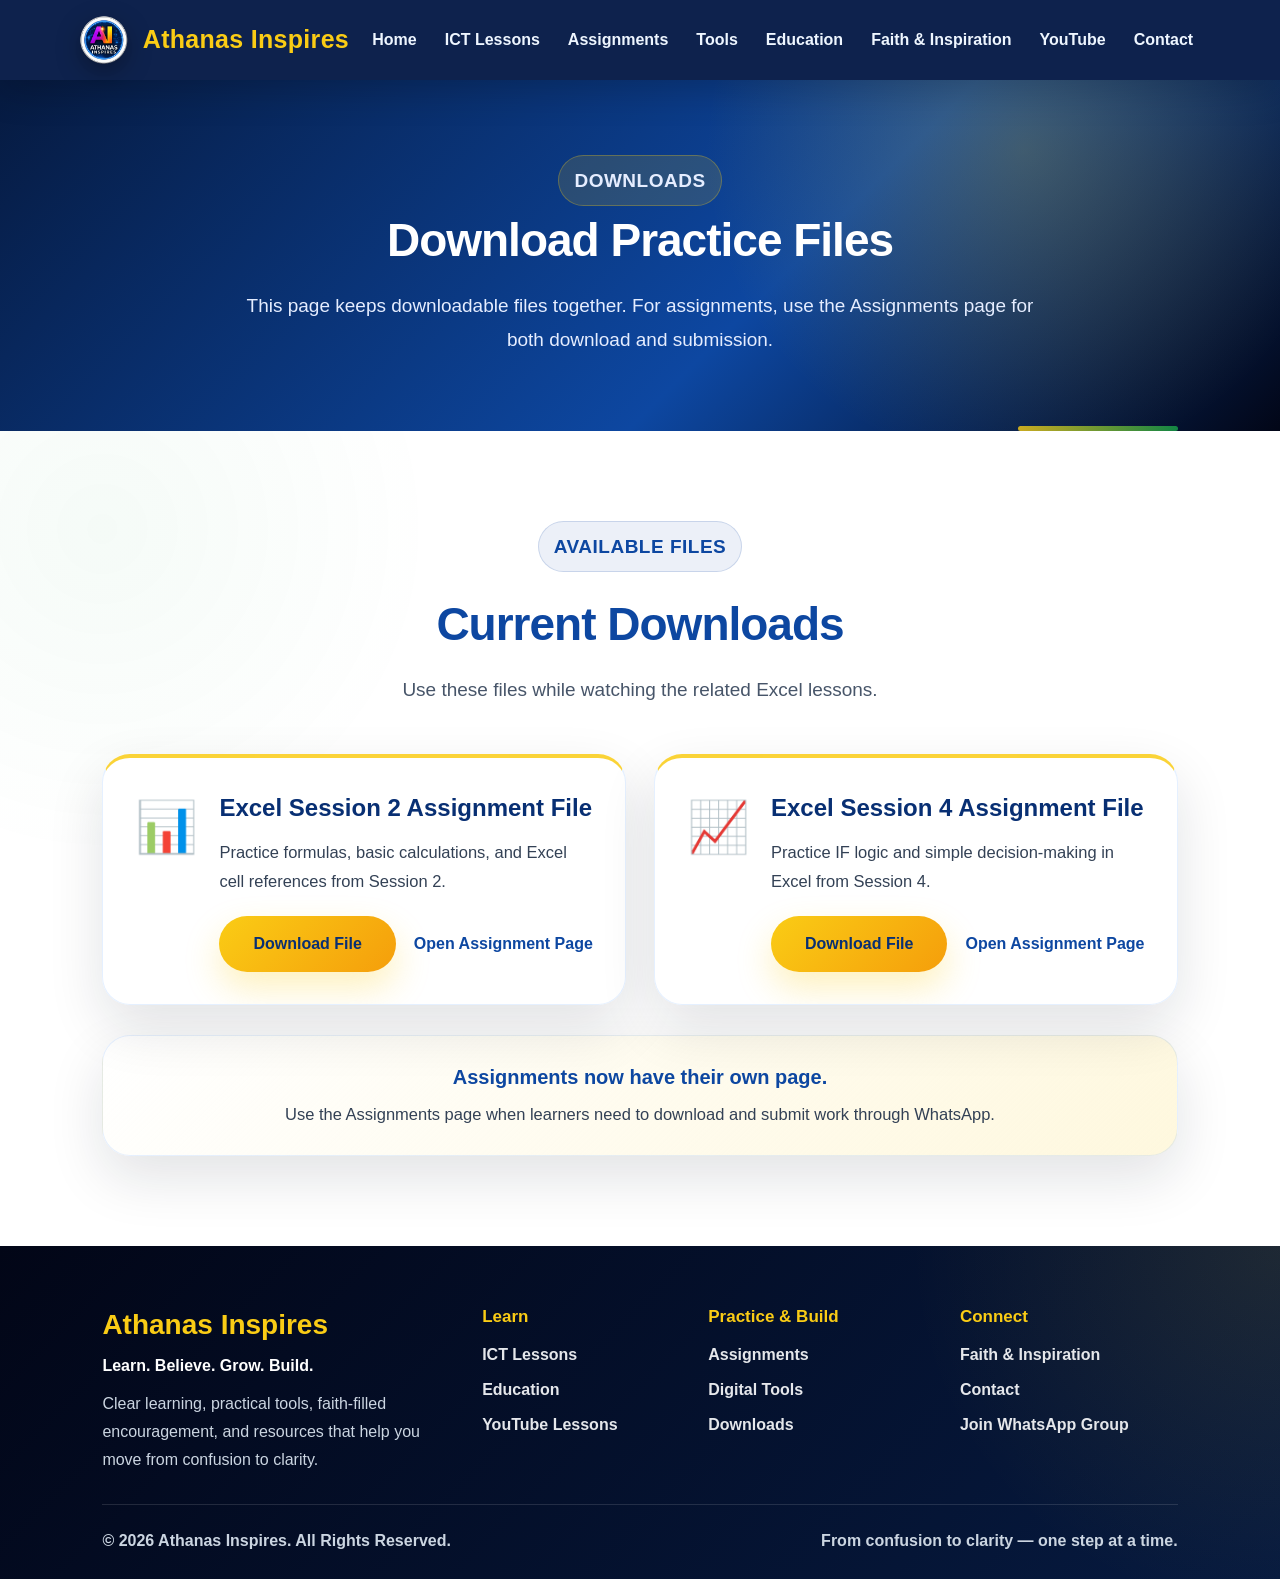
<file: downloads.html>
<!DOCTYPE html>
<html lang="en">
<head>
    <meta charset="UTF-8">
    <meta name="viewport" content="width=device-width, initial-scale=1.0">
    <meta name="description" content="Download Athanas Inspires practice files and resources.">
    <title>Downloads | Athanas Inspires</title>
    <link rel="stylesheet" href="css/style.css">
</head>
<body>

<nav class="navbar">
    <a href="index.html" class="brand">
        <img src="assets/images/logo.png" alt="Athanas Inspires Logo">
        <span>Athanas Inspires</span>
    </a>

    <input type="checkbox" id="menu-toggle" class="menu-toggle">
    <label for="menu-toggle" class="menu-icon" aria-label="Open menu">☰</label>

    <ul class="nav-links">
        <li><a href="index.html">Home</a></li>
        <li><a href="courses.html">ICT Lessons</a></li>
        <li><a href="assignments.html">Assignments</a></li>
        <li><a href="tools.html">Tools</a></li>
        <li><a href="education.html">Education</a></li>
        <li><a href="faith-inspiration.html">Faith & Inspiration</a></li>
        <li><a href="youtube.html">YouTube</a></li>
        <li><a href="contact.html">Contact</a></li>
    </ul>
</nav>

<section class="page-hero compact-hero">
    <p class="eyebrow">Downloads</p>
    <h1>Download Practice Files</h1>
    <p>This page keeps downloadable files together. For assignments, use the Assignments page for both download and submission.</p>
</section>

<section class="section section-white downloads-section">
    <div class="section-heading">
        <p class="eyebrow dark">Available Files</p>
        <h2>Current Downloads</h2>
        <p>Use these files while watching the related Excel lessons.</p>
    </div>

    <div class="download-grid">
        <div class="download-card">
            <div class="download-icon">📊</div>
            <div>
                <h3>Excel Session 2 Assignment File</h3>
                <p>Practice formulas, basic calculations, and Excel cell references from Session 2.</p>
                <div class="download-actions">
                    <a href="assets/downloads/excel-session-2-assignment.xlsx" class="btn" download>Download File</a>
                    <a href="assignments.html#excel-session-2" class="small-link">Open Assignment Page</a>
                </div>
            </div>
        </div>

        <div class="download-card">
            <div class="download-icon">📈</div>
            <div>
                <h3>Excel Session 4 Assignment File</h3>
                <p>Practice IF logic and simple decision-making in Excel from Session 4.</p>
                <div class="download-actions">
                    <a href="assets/downloads/excel-session-4-assignment.xlsx" class="btn" download>Download File</a>
                    <a href="assignments.html#excel-session-4" class="small-link">Open Assignment Page</a>
                </div>
            </div>
        </div>
    </div>

    <div class="notice-card">
        <strong>Assignments now have their own page.</strong>
        <p>Use the Assignments page when learners need to download and submit work through WhatsApp.</p>
    </div>
</section>

<footer class="site-footer">
    <div class="footer-grid">
        <div class="footer-brand">
            <h3>Athanas Inspires</h3>
            <p>Learn. Believe. Grow. Build.</p>
            <p class="footer-note">Clear learning, practical tools, faith-filled encouragement, and resources that help you move from confusion to clarity.</p>
        </div>

        <div class="footer-column">
            <h4>Learn</h4>
            <a href="courses.html">ICT Lessons</a>
            <a href="education.html">Education</a>
            <a href="youtube.html">YouTube Lessons</a>
        </div>

        <div class="footer-column">
            <h4>Practice & Build</h4>
            <a href="assignments.html">Assignments</a>
            <a href="tools.html">Digital Tools</a>
            <a href="downloads.html">Downloads</a>
        </div>

        <div class="footer-column">
            <h4>Connect</h4>
            <a href="faith-inspiration.html">Faith & Inspiration</a>
            <a href="contact.html">Contact</a>
            <a href="https://chat.whatsapp.com/Fd9rDqOyxRrKUctGqfevmt" target="_blank" rel="noopener noreferrer">Join WhatsApp Group</a>
        </div>
    </div>

    <div class="footer-bottom">
        <p>© 2026 Athanas Inspires. All Rights Reserved.</p>
        <p>From confusion to clarity — one step at a time.</p>
    </div>
</footer>

</body>
</html>
</file>
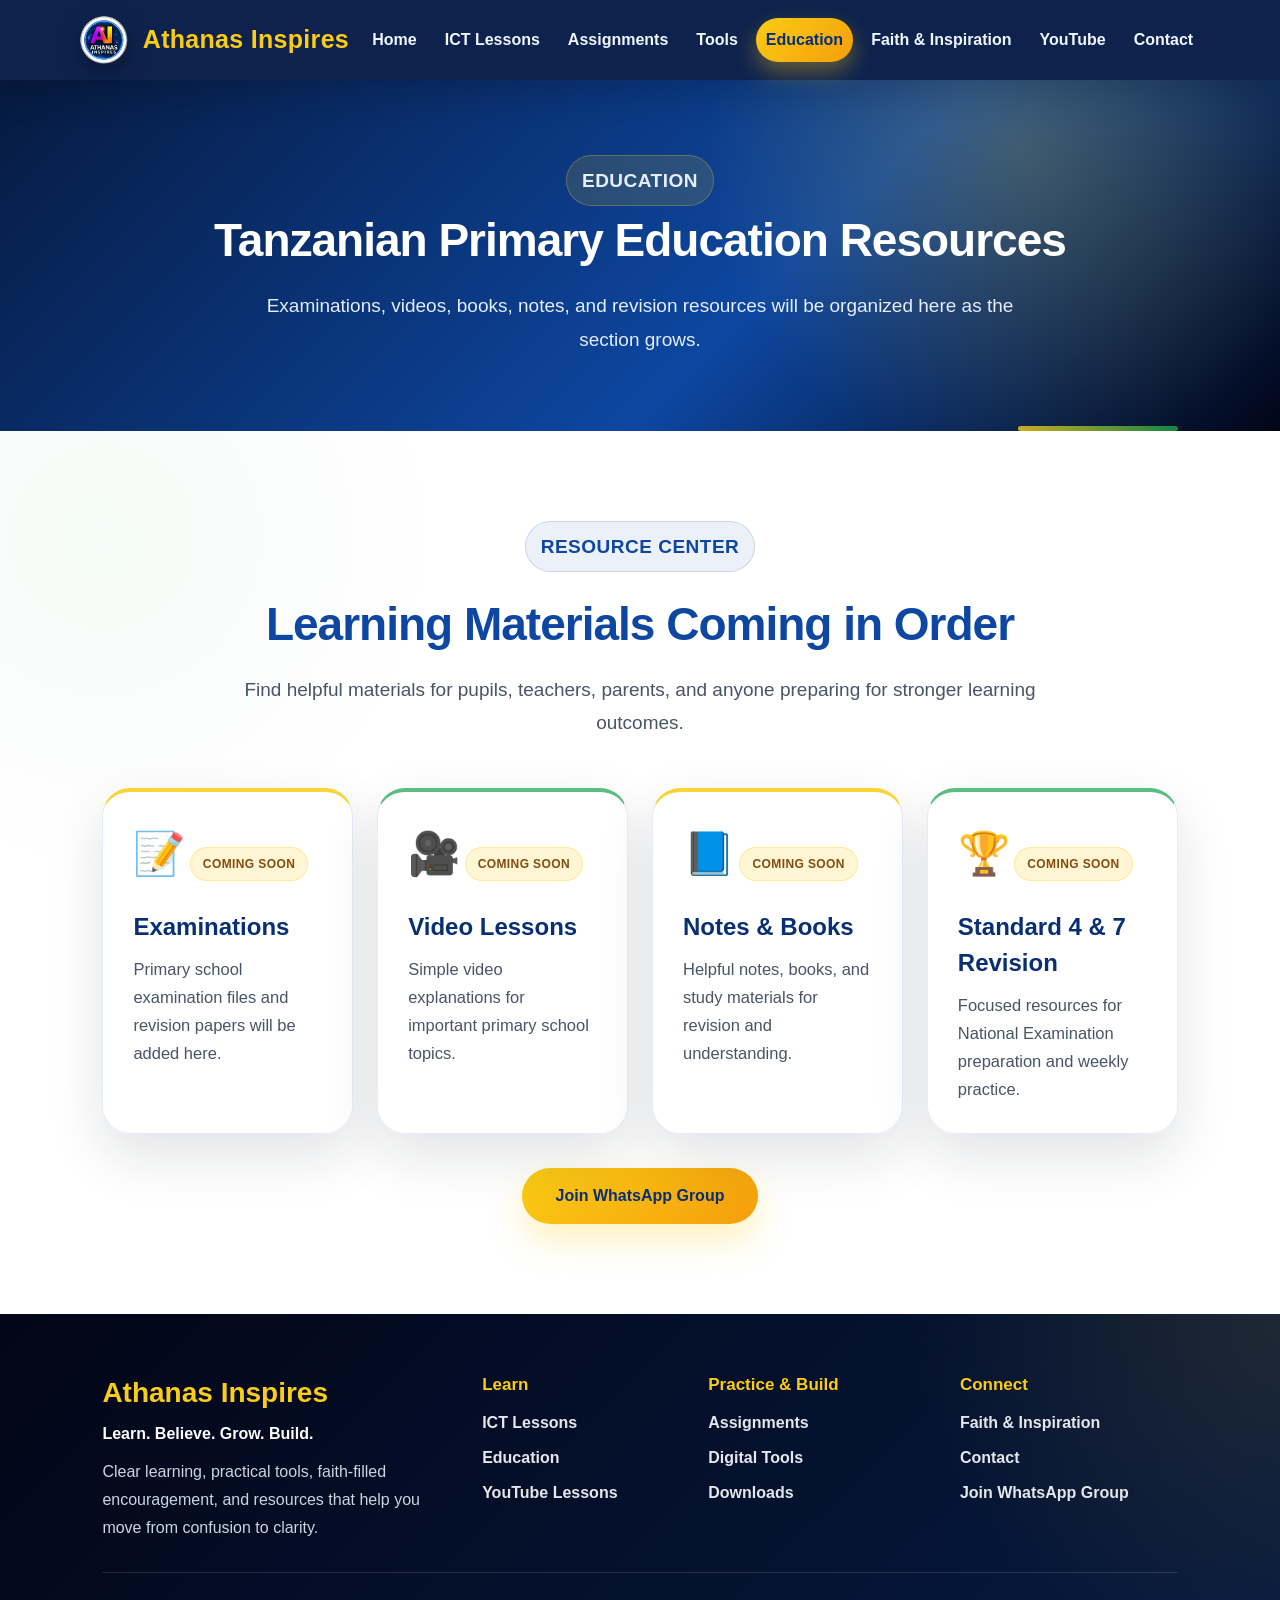
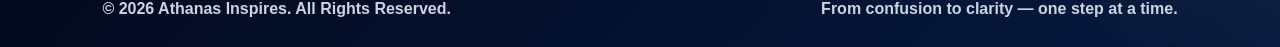
<file: education.html>
<!DOCTYPE html>
<html lang="en">
<head>
    <meta charset="UTF-8">
    <meta name="viewport" content="width=device-width, initial-scale=1.0">
    <meta name="description" content="Athanas Inspires Education resources for Tanzanian Primary Education, including exams, videos, notes, books, and revision materials.">
    <title>Education | Athanas Inspires</title>
    <link rel="stylesheet" href="css/style.css">
</head>
<body>

<nav class="navbar">
    <a href="index.html" class="brand">
        <img src="assets/images/logo.png" alt="Athanas Inspires Logo">
        <span>Athanas Inspires</span>
    </a>

    <input type="checkbox" id="menu-toggle" class="menu-toggle">
    <label for="menu-toggle" class="menu-icon" aria-label="Open menu">☰</label>

    <ul class="nav-links">
        <li><a href="index.html">Home</a></li>
        <li><a href="courses.html">ICT Lessons</a></li>
        <li><a href="assignments.html">Assignments</a></li>
        <li><a href="tools.html">Tools</a></li>
        <li><a href="education.html" class="active">Education</a></li>
        <li><a href="faith-inspiration.html">Faith & Inspiration</a></li>
        <li><a href="youtube.html">YouTube</a></li>
        <li><a href="contact.html">Contact</a></li>
    </ul>
</nav>

<section class="page-hero compact-hero">
    <p class="eyebrow">Education</p>
    <h1>Tanzanian Primary Education Resources</h1>
    <p>Examinations, videos, books, notes, and revision resources will be organized here as the section grows.</p>
</section>

<section class="section section-white">
    <div class="section-heading">
        <p class="eyebrow dark">Resource Center</p>
        <h2>Learning Materials Coming in Order</h2>
        <p>Find helpful materials for pupils, teachers, parents, and anyone preparing for stronger learning outcomes.</p>
    </div>

    <div class="platform-grid">
        <article class="platform-card quiet-card">
            <span>📝</span>
            <span class="label coming-label">Coming Soon</span>
            <h3>Examinations</h3>
            <p>Primary school examination files and revision papers will be added here.</p>
        </article>
        <article class="platform-card quiet-card">
            <span>🎥</span>
            <span class="label coming-label">Coming Soon</span>
            <h3>Video Lessons</h3>
            <p>Simple video explanations for important primary school topics.</p>
        </article>
        <article class="platform-card quiet-card">
            <span>📘</span>
            <span class="label coming-label">Coming Soon</span>
            <h3>Notes & Books</h3>
            <p>Helpful notes, books, and study materials for revision and understanding.</p>
        </article>
        <article class="platform-card quiet-card">
            <span>🏆</span>
            <span class="label coming-label">Coming Soon</span>
            <h3>Standard 4 & 7 Revision</h3>
            <p>Focused resources for National Examination preparation and weekly practice.</p>
        </article>
    </div>

    <div class="section-action">
        <a href="https://chat.whatsapp.com/Fd9rDqOyxRrKUctGqfevmt" target="_blank" rel="noopener noreferrer" class="btn whatsapp-btn">Join WhatsApp Group</a>
    </div>
</section>

<footer class="site-footer">
    <div class="footer-grid">
        <div class="footer-brand">
            <h3>Athanas Inspires</h3>
            <p>Learn. Believe. Grow. Build.</p>
            <p class="footer-note">Clear learning, practical tools, faith-filled encouragement, and resources that help you move from confusion to clarity.</p>
        </div>

        <div class="footer-column">
            <h4>Learn</h4>
            <a href="courses.html">ICT Lessons</a>
            <a href="education.html">Education</a>
            <a href="youtube.html">YouTube Lessons</a>
        </div>

        <div class="footer-column">
            <h4>Practice & Build</h4>
            <a href="assignments.html">Assignments</a>
            <a href="tools.html">Digital Tools</a>
            <a href="downloads.html">Downloads</a>
        </div>

        <div class="footer-column">
            <h4>Connect</h4>
            <a href="faith-inspiration.html">Faith & Inspiration</a>
            <a href="contact.html">Contact</a>
            <a href="https://chat.whatsapp.com/Fd9rDqOyxRrKUctGqfevmt" target="_blank" rel="noopener noreferrer">Join WhatsApp Group</a>
        </div>
    </div>

    <div class="footer-bottom">
        <p>© 2026 Athanas Inspires. All Rights Reserved.</p>
        <p>From confusion to clarity — one step at a time.</p>
    </div>
</footer>

</body>
</html>
</file>
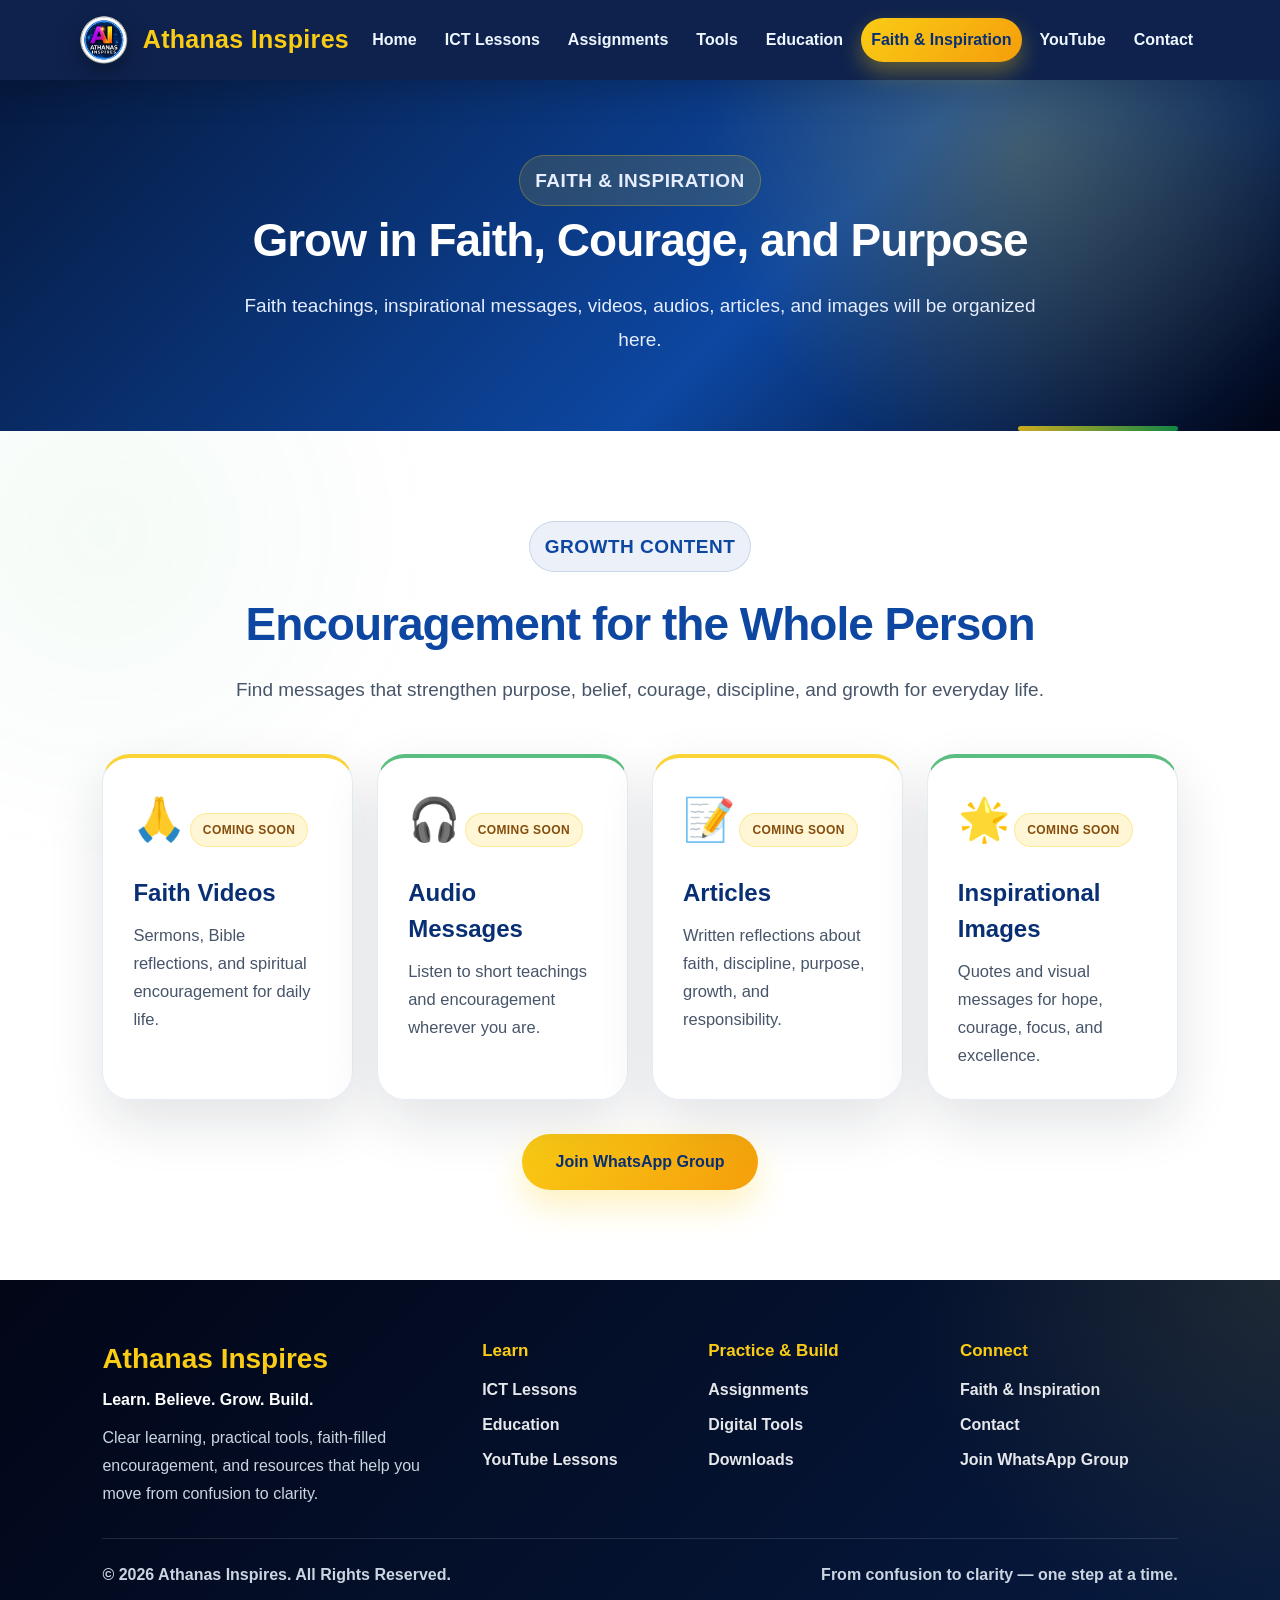
<file: faith-inspiration.html>
<!DOCTYPE html>
<html lang="en">
<head>
    <meta charset="UTF-8">
    <meta name="viewport" content="width=device-width, initial-scale=1.0">
    <meta name="description" content="Faith and inspirational content from Athanas Inspires, including videos, audios, articles, images, encouragement, and growth messages.">
    <title>Faith & Inspiration | Athanas Inspires</title>
    <link rel="stylesheet" href="css/style.css">
</head>
<body>

<nav class="navbar">
    <a href="index.html" class="brand">
        <img src="assets/images/logo.png" alt="Athanas Inspires Logo">
        <span>Athanas Inspires</span>
    </a>

    <input type="checkbox" id="menu-toggle" class="menu-toggle">
    <label for="menu-toggle" class="menu-icon" aria-label="Open menu">☰</label>

    <ul class="nav-links">
        <li><a href="index.html">Home</a></li>
        <li><a href="courses.html">ICT Lessons</a></li>
        <li><a href="assignments.html">Assignments</a></li>
        <li><a href="tools.html">Tools</a></li>
        <li><a href="education.html">Education</a></li>
        <li><a href="faith-inspiration.html" class="active">Faith & Inspiration</a></li>
        <li><a href="youtube.html">YouTube</a></li>
        <li><a href="contact.html">Contact</a></li>
    </ul>
</nav>

<section class="page-hero compact-hero">
    <p class="eyebrow">Faith & Inspiration</p>
    <h1>Grow in Faith, Courage, and Purpose</h1>
    <p>Faith teachings, inspirational messages, videos, audios, articles, and images will be organized here.</p>
</section>

<section class="section section-white">
    <div class="section-heading">
        <p class="eyebrow dark">Growth Content</p>
        <h2>Encouragement for the Whole Person</h2>
        <p>Find messages that strengthen purpose, belief, courage, discipline, and growth for everyday life.</p>
    </div>

    <div class="platform-grid">
        <article class="platform-card quiet-card">
            <span>🙏</span>
            <span class="label coming-label">Coming Soon</span>
            <h3>Faith Videos</h3>
            <p>Sermons, Bible reflections, and spiritual encouragement for daily life.</p>
        </article>
        <article class="platform-card quiet-card">
            <span>🎧</span>
            <span class="label coming-label">Coming Soon</span>
            <h3>Audio Messages</h3>
            <p>Listen to short teachings and encouragement wherever you are.</p>
        </article>
        <article class="platform-card quiet-card">
            <span>📝</span>
            <span class="label coming-label">Coming Soon</span>
            <h3>Articles</h3>
            <p>Written reflections about faith, discipline, purpose, growth, and responsibility.</p>
        </article>
        <article class="platform-card quiet-card">
            <span>🌟</span>
            <span class="label coming-label">Coming Soon</span>
            <h3>Inspirational Images</h3>
            <p>Quotes and visual messages for hope, courage, focus, and excellence.</p>
        </article>
    </div>

    <div class="section-action">
        <a href="https://chat.whatsapp.com/Fd9rDqOyxRrKUctGqfevmt" target="_blank" rel="noopener noreferrer" class="btn whatsapp-btn">Join WhatsApp Group</a>
    </div>
</section>

<footer class="site-footer">
    <div class="footer-grid">
        <div class="footer-brand">
            <h3>Athanas Inspires</h3>
            <p>Learn. Believe. Grow. Build.</p>
            <p class="footer-note">Clear learning, practical tools, faith-filled encouragement, and resources that help you move from confusion to clarity.</p>
        </div>

        <div class="footer-column">
            <h4>Learn</h4>
            <a href="courses.html">ICT Lessons</a>
            <a href="education.html">Education</a>
            <a href="youtube.html">YouTube Lessons</a>
        </div>

        <div class="footer-column">
            <h4>Practice & Build</h4>
            <a href="assignments.html">Assignments</a>
            <a href="tools.html">Digital Tools</a>
            <a href="downloads.html">Downloads</a>
        </div>

        <div class="footer-column">
            <h4>Connect</h4>
            <a href="faith-inspiration.html">Faith & Inspiration</a>
            <a href="contact.html">Contact</a>
            <a href="https://chat.whatsapp.com/Fd9rDqOyxRrKUctGqfevmt" target="_blank" rel="noopener noreferrer">Join WhatsApp Group</a>
        </div>
    </div>

    <div class="footer-bottom">
        <p>© 2026 Athanas Inspires. All Rights Reserved.</p>
        <p>From confusion to clarity — one step at a time.</p>
    </div>
</footer>

</body>
</html>
</file>
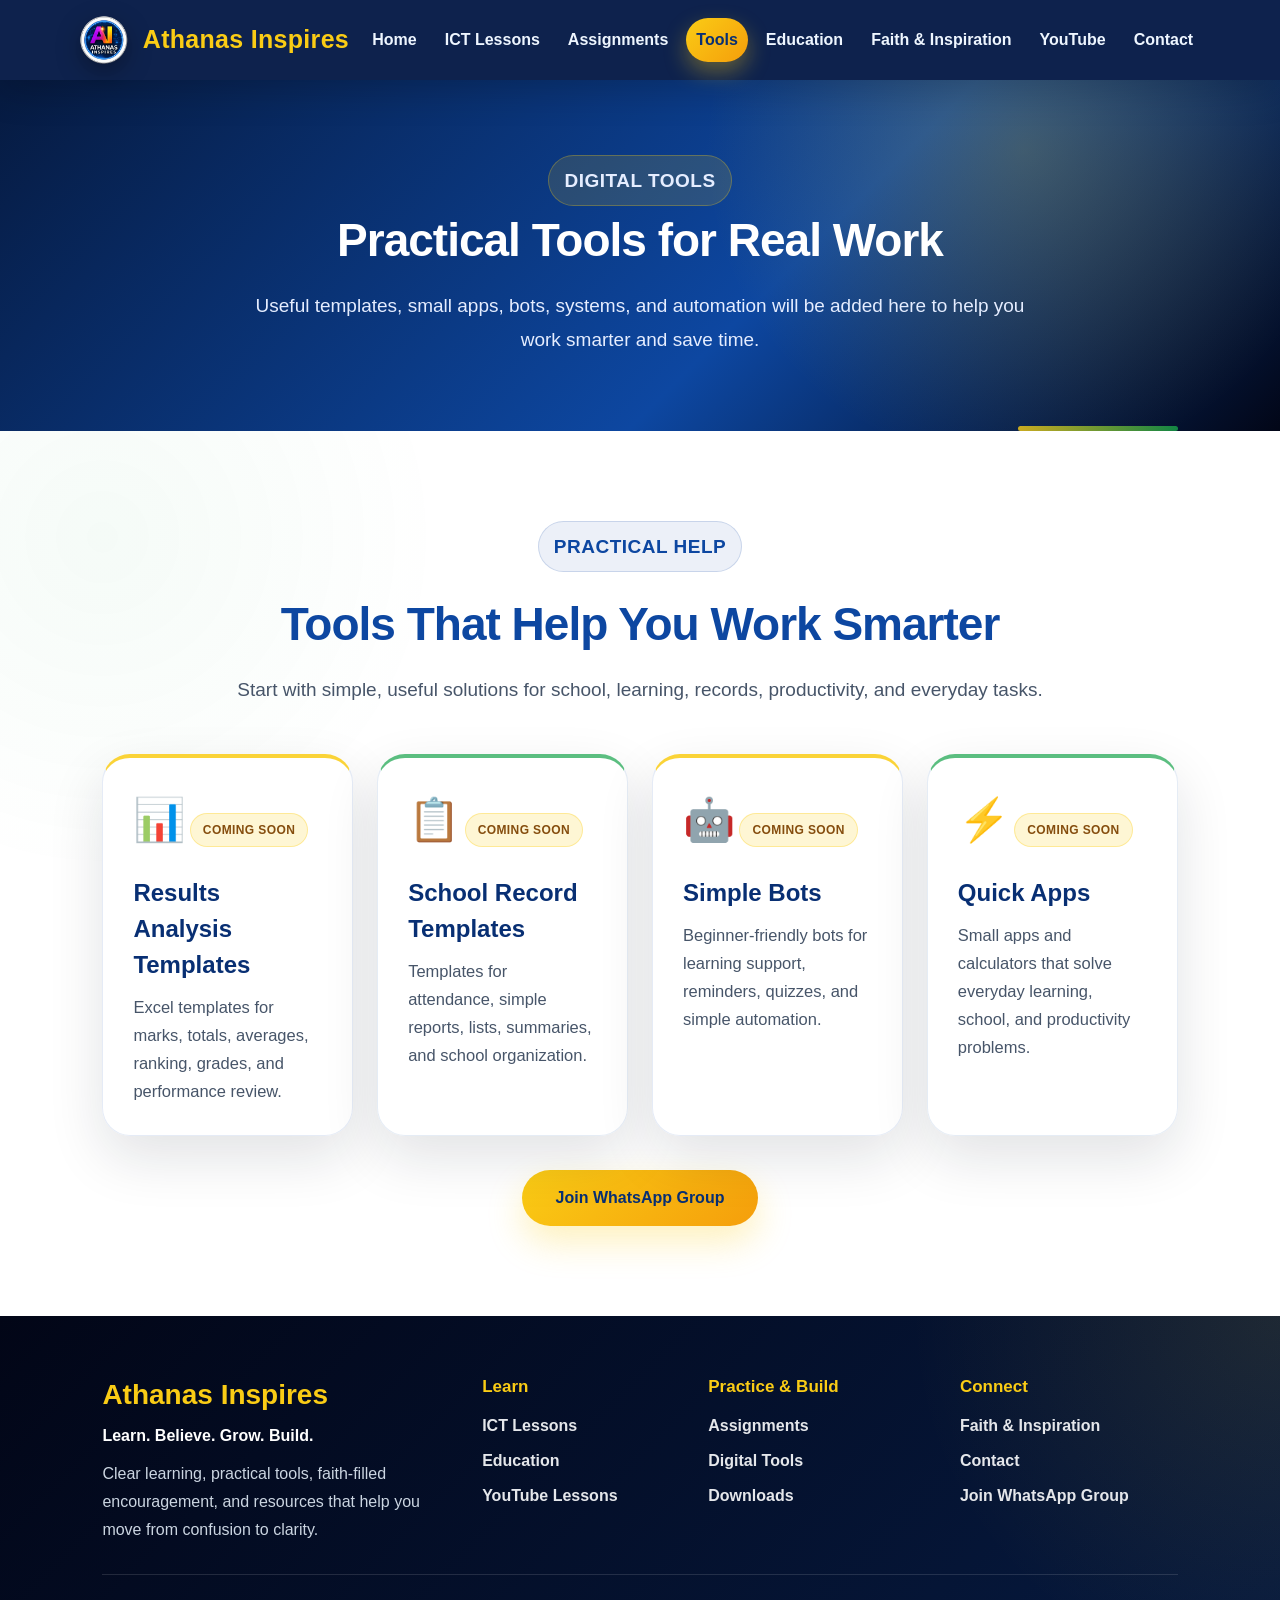
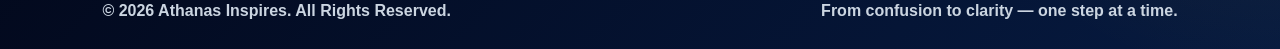
<file: tools.html>
<!DOCTYPE html>
<html lang="en">
<head>
    <meta charset="UTF-8">
    <meta name="viewport" content="width=device-width, initial-scale=1.0">
    <meta name="description" content="Athanas Inspires digital tools including Excel templates, bots, automation tools, systems, and quick apps.">
    <title>Tools | Athanas Inspires</title>
    <link rel="stylesheet" href="css/style.css">
</head>
<body>

<nav class="navbar">
    <a href="index.html" class="brand">
        <img src="assets/images/logo.png" alt="Athanas Inspires Logo">
        <span>Athanas Inspires</span>
    </a>

    <input type="checkbox" id="menu-toggle" class="menu-toggle">
    <label for="menu-toggle" class="menu-icon" aria-label="Open menu">☰</label>

    <ul class="nav-links">
        <li><a href="index.html">Home</a></li>
        <li><a href="courses.html">ICT Lessons</a></li>
        <li><a href="assignments.html">Assignments</a></li>
        <li><a href="tools.html" class="active">Tools</a></li>
        <li><a href="education.html">Education</a></li>
        <li><a href="faith-inspiration.html">Faith & Inspiration</a></li>
        <li><a href="youtube.html">YouTube</a></li>
        <li><a href="contact.html">Contact</a></li>
    </ul>
</nav>

<section class="page-hero compact-hero">
    <p class="eyebrow">Digital Tools</p>
    <h1>Practical Tools for Real Work</h1>
    <p>Useful templates, small apps, bots, systems, and automation will be added here to help you work smarter and save time.</p>
</section>

<section class="section section-white">
    <div class="section-heading">
        <p class="eyebrow dark">Practical Help</p>
        <h2>Tools That Help You Work Smarter</h2>
        <p>Start with simple, useful solutions for school, learning, records, productivity, and everyday tasks.</p>
    </div>

    <div class="platform-grid">
        <article class="platform-card quiet-card">
            <span>📊</span>
            <span class="label coming-label">Coming Soon</span>
            <h3>Results Analysis Templates</h3>
            <p>Excel templates for marks, totals, averages, ranking, grades, and performance review.</p>
        </article>
        <article class="platform-card quiet-card">
            <span>📋</span>
            <span class="label coming-label">Coming Soon</span>
            <h3>School Record Templates</h3>
            <p>Templates for attendance, simple reports, lists, summaries, and school organization.</p>
        </article>
        <article class="platform-card quiet-card">
            <span>🤖</span>
            <span class="label coming-label">Coming Soon</span>
            <h3>Simple Bots</h3>
            <p>Beginner-friendly bots for learning support, reminders, quizzes, and simple automation.</p>
        </article>
        <article class="platform-card quiet-card">
            <span>⚡</span>
            <span class="label coming-label">Coming Soon</span>
            <h3>Quick Apps</h3>
            <p>Small apps and calculators that solve everyday learning, school, and productivity problems.</p>
        </article>
    </div>

    <div class="section-action">
        <a href="https://chat.whatsapp.com/Fd9rDqOyxRrKUctGqfevmt" target="_blank" rel="noopener noreferrer" class="btn whatsapp-btn">Join WhatsApp Group</a>
    </div>
</section>

<footer class="site-footer">
    <div class="footer-grid">
        <div class="footer-brand">
            <h3>Athanas Inspires</h3>
            <p>Learn. Believe. Grow. Build.</p>
            <p class="footer-note">Clear learning, practical tools, faith-filled encouragement, and resources that help you move from confusion to clarity.</p>
        </div>

        <div class="footer-column">
            <h4>Learn</h4>
            <a href="courses.html">ICT Lessons</a>
            <a href="education.html">Education</a>
            <a href="youtube.html">YouTube Lessons</a>
        </div>

        <div class="footer-column">
            <h4>Practice & Build</h4>
            <a href="assignments.html">Assignments</a>
            <a href="tools.html">Digital Tools</a>
            <a href="downloads.html">Downloads</a>
        </div>

        <div class="footer-column">
            <h4>Connect</h4>
            <a href="faith-inspiration.html">Faith & Inspiration</a>
            <a href="contact.html">Contact</a>
            <a href="https://chat.whatsapp.com/Fd9rDqOyxRrKUctGqfevmt" target="_blank" rel="noopener noreferrer">Join WhatsApp Group</a>
        </div>
    </div>

    <div class="footer-bottom">
        <p>© 2026 Athanas Inspires. All Rights Reserved.</p>
        <p>From confusion to clarity — one step at a time.</p>
    </div>
</footer>

</body>
</html>
</file>
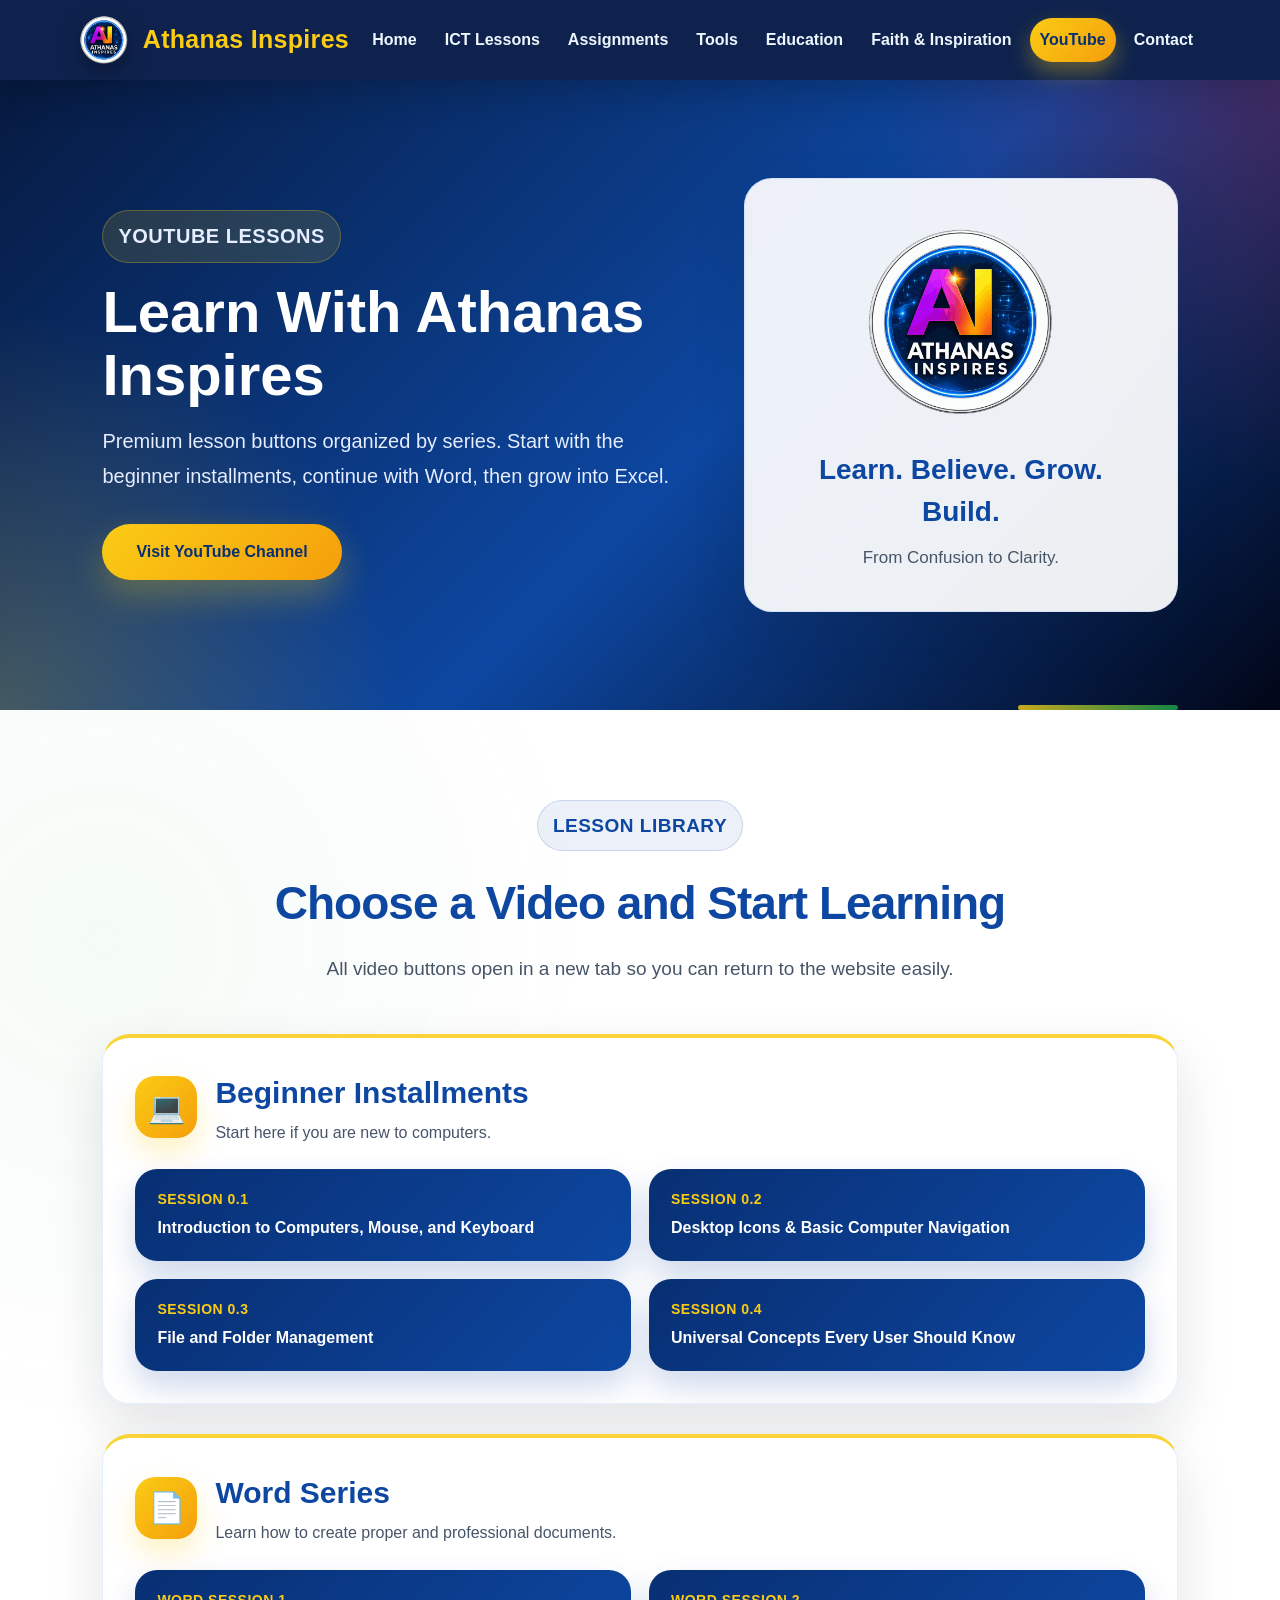
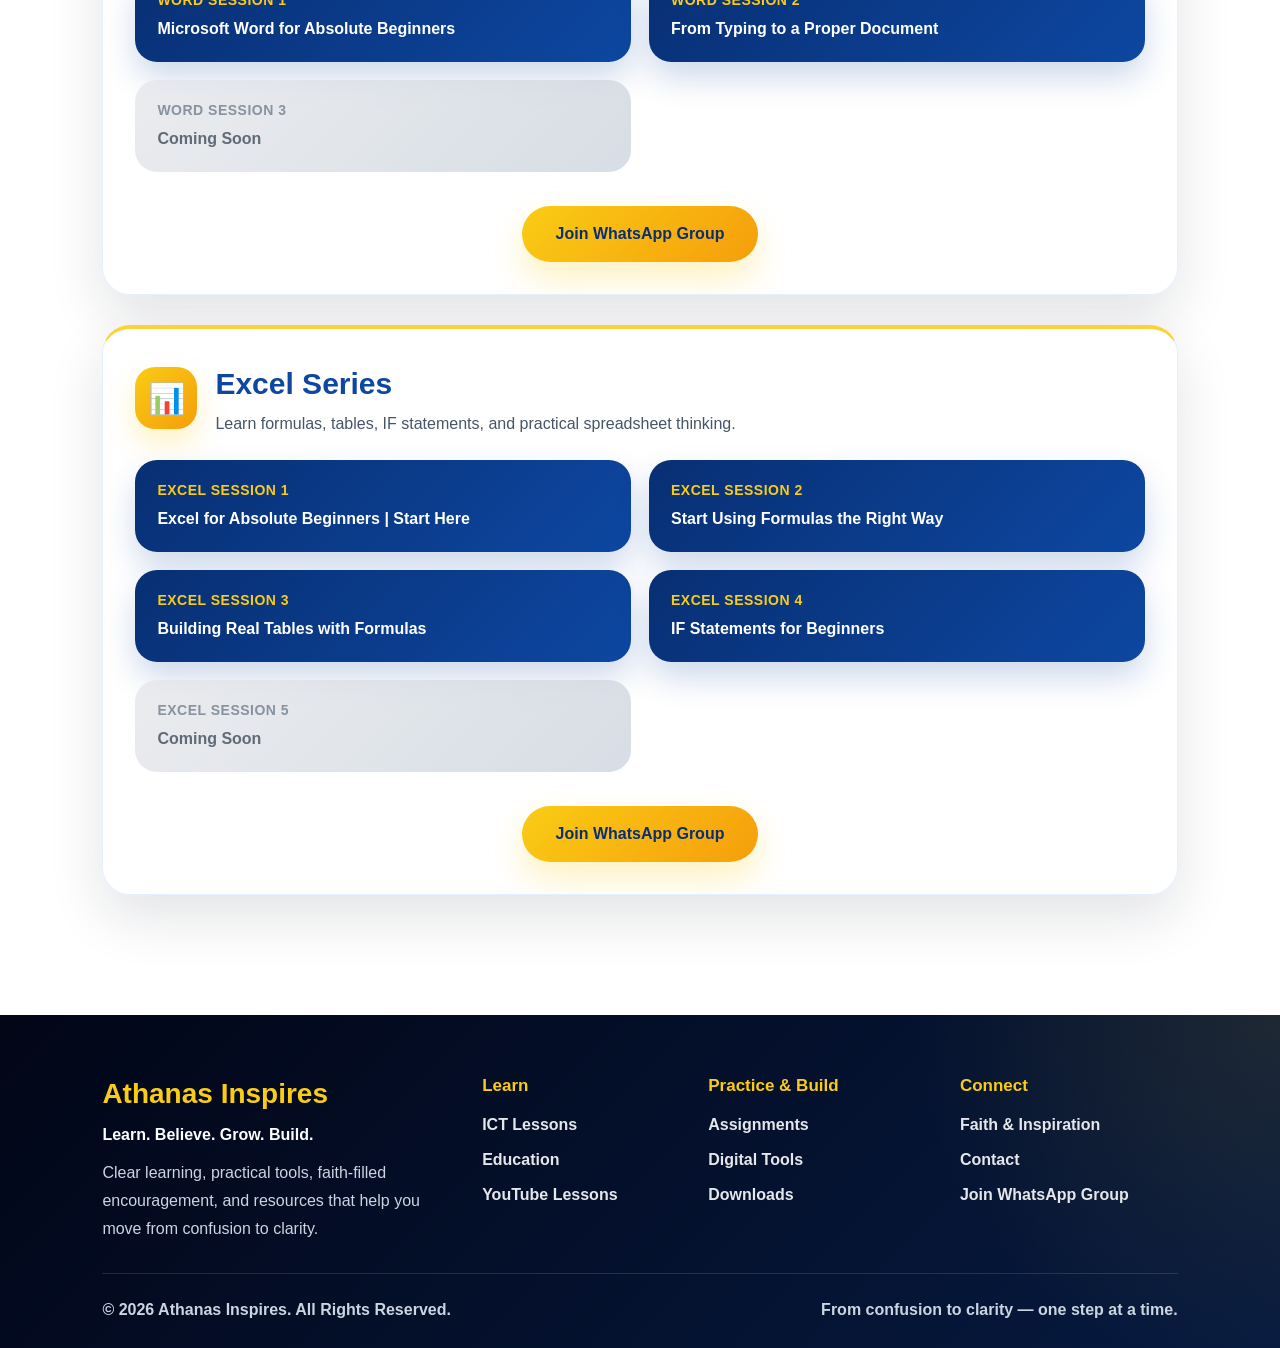
<file: youtube.html>
<!DOCTYPE html>
<html lang="en">
<head>
    <meta charset="UTF-8">
    <meta name="viewport" content="width=device-width, initial-scale=1.0">
    <meta name="description" content="Watch Athanas Inspires YouTube lessons for beginner computer skills, Microsoft Word, and Excel.">
    <title>YouTube Lessons | Athanas Inspires</title>
    <link rel="stylesheet" href="css/style.css">
</head>
<body>

<nav class="navbar">
    <a href="index.html" class="brand">
        <img src="assets/images/logo.png" alt="Athanas Inspires Logo">
        <span>Athanas Inspires</span>
    </a>

    <input type="checkbox" id="menu-toggle" class="menu-toggle">
    <label for="menu-toggle" class="menu-icon" aria-label="Open menu">☰</label>

    <ul class="nav-links">
        <li><a href="index.html">Home</a></li>
        <li><a href="courses.html">ICT Lessons</a></li>
        <li><a href="assignments.html">Assignments</a></li>
        <li><a href="tools.html">Tools</a></li>
        <li><a href="education.html">Education</a></li>
        <li><a href="faith-inspiration.html">Faith & Inspiration</a></li>
        <li><a href="youtube.html" class="active">YouTube</a></li>
        <li><a href="contact.html">Contact</a></li>
    </ul>
</nav>

<section class="youtube-hero">
    <div class="youtube-hero-text">
        <p class="eyebrow">YouTube Lessons</p>
        <h1>Learn With Athanas Inspires</h1>
        <p>
            Premium lesson buttons organized by series. Start with the beginner installments,
            continue with Word, then grow into Excel.
        </p>
        <a href="https://youtube.com/@athanas_inspires" target="_blank" rel="noopener noreferrer" class="btn youtube-main-btn">Visit YouTube Channel</a>
    </div>

    <div class="youtube-hero-card">
        <img src="assets/images/logo.png" alt="Athanas Inspires Logo">
        <h3>Learn. Believe. Grow. Build.</h3>
        <p>From Confusion to Clarity.</p>
    </div>
</section>

<section class="video-library section-white">
    <div class="section-heading">
        <p class="eyebrow dark">Lesson Library</p>
        <h2>Choose a Video and Start Learning</h2>
        <p>All video buttons open in a new tab so you can return to the website easily.</p>
    </div>

    <div class="video-series" id="beginner-installments">
        <div class="series-heading">
            <span class="series-icon">💻</span>
            <div>
                <h2>Beginner Installments</h2>
                <p>Start here if you are new to computers.</p>
            </div>
        </div>

        <div class="lesson-buttons">
            <a href="https://youtu.be/i8Qd-g7OWYU" target="_blank" rel="noopener noreferrer" class="lesson-btn"><span>Session 0.1</span>Introduction to Computers, Mouse, and Keyboard</a>
            <a href="https://youtu.be/vYGVk9O0EX4" target="_blank" rel="noopener noreferrer" class="lesson-btn"><span>Session 0.2</span>Desktop Icons & Basic Computer Navigation</a>
            <a href="https://youtu.be/Bha7ozesRts" target="_blank" rel="noopener noreferrer" class="lesson-btn"><span>Session 0.3</span>File and Folder Management</a>
            <a href="https://youtu.be/8EeUPRaAB2A" target="_blank" rel="noopener noreferrer" class="lesson-btn"><span>Session 0.4</span>Universal Concepts Every User Should Know</a>
        </div>
    </div>

    <div class="video-series" id="word-series">
        <div class="series-heading">
            <span class="series-icon">📄</span>
            <div>
                <h2>Word Series</h2>
                <p>Learn how to create proper and professional documents.</p>
            </div>
        </div>

        <div class="lesson-buttons">
            <a href="https://youtu.be/vG-tM8XaDjw" target="_blank" rel="noopener noreferrer" class="lesson-btn"><span>Word Session 1</span>Microsoft Word for Absolute Beginners</a>
            <a href="https://youtu.be/mT-q8ZIe_fE" target="_blank" rel="noopener noreferrer" class="lesson-btn"><span>Word Session 2</span>From Typing to a Proper Document</a>
            <span class="lesson-btn coming-soon-btn static-lesson"><span>Word Session 3</span>Coming Soon</span>
        </div>
        <div class="section-action">
            <a href="https://chat.whatsapp.com/Fd9rDqOyxRrKUctGqfevmt" target="_blank" rel="noopener noreferrer" class="btn whatsapp-btn">Join WhatsApp Group</a>
        </div>
    </div>

    <div class="video-series" id="excel-series">
        <div class="series-heading">
            <span class="series-icon">📊</span>
            <div>
                <h2>Excel Series</h2>
                <p>Learn formulas, tables, IF statements, and practical spreadsheet thinking.</p>
            </div>
        </div>

        <div class="lesson-buttons">
            <a href="https://youtu.be/LQuil7Itb-4" target="_blank" rel="noopener noreferrer" class="lesson-btn"><span>Excel Session 1</span>Excel for Absolute Beginners | Start Here</a>
            <a href="https://youtu.be/fDepU9fUpSw" target="_blank" rel="noopener noreferrer" class="lesson-btn"><span>Excel Session 2</span>Start Using Formulas the Right Way</a>
            <a href="https://youtu.be/jobqJzV9gGk" target="_blank" rel="noopener noreferrer" class="lesson-btn"><span>Excel Session 3</span>Building Real Tables with Formulas</a>
            <a href="https://youtu.be/QqfmHzystTc" target="_blank" rel="noopener noreferrer" class="lesson-btn"><span>Excel Session 4</span>IF Statements for Beginners</a>
            <span class="lesson-btn coming-soon-btn static-lesson"><span>Excel Session 5</span>Coming Soon</span>
        </div>
        <div class="section-action">
            <a href="https://chat.whatsapp.com/Fd9rDqOyxRrKUctGqfevmt" target="_blank" rel="noopener noreferrer" class="btn whatsapp-btn">Join WhatsApp Group</a>
        </div>
    </div>
</section>

<footer class="site-footer">
    <div class="footer-grid">
        <div class="footer-brand">
            <h3>Athanas Inspires</h3>
            <p>Learn. Believe. Grow. Build.</p>
            <p class="footer-note">Clear learning, practical tools, faith-filled encouragement, and resources that help you move from confusion to clarity.</p>
        </div>

        <div class="footer-column">
            <h4>Learn</h4>
            <a href="courses.html">ICT Lessons</a>
            <a href="education.html">Education</a>
            <a href="youtube.html">YouTube Lessons</a>
        </div>

        <div class="footer-column">
            <h4>Practice & Build</h4>
            <a href="assignments.html">Assignments</a>
            <a href="tools.html">Digital Tools</a>
            <a href="downloads.html">Downloads</a>
        </div>

        <div class="footer-column">
            <h4>Connect</h4>
            <a href="faith-inspiration.html">Faith & Inspiration</a>
            <a href="contact.html">Contact</a>
            <a href="https://chat.whatsapp.com/Fd9rDqOyxRrKUctGqfevmt" target="_blank" rel="noopener noreferrer">Join WhatsApp Group</a>
        </div>
    </div>

    <div class="footer-bottom">
        <p>© 2026 Athanas Inspires. All Rights Reserved.</p>
        <p>From confusion to clarity — one step at a time.</p>
    </div>
</footer>

</body>
</html>
</file>
<file: css/style.css>
:root {
    --blue-dark: #061a40;
    --blue: #0d47a1;
    --blue-light: #1d4ed8;
    --gold: #facc15;
    --gold-dark: #f59e0b;
    --green: #16a34a;
    --green-soft: #dcfce7;
    --white: #ffffff;
    --soft-bg: #f8fafc;
    --soft-blue: #eef6ff;
    --text: #1f2937;
    --muted: #475569;
    --card-shadow: 0 22px 55px rgba(15, 23, 42, 0.12);
    --card-shadow-hover: 0 32px 75px rgba(15, 23, 42, 0.18);
    --radius: 28px;
}

* {
    margin: 0;
    padding: 0;
    box-sizing: border-box;
}

html {
    scroll-behavior: smooth;
}

body {
    font-family: "Segoe UI", Arial, sans-serif;
    background:
        radial-gradient(circle at top left, rgba(22, 163, 74, 0.05), transparent 24%),
        radial-gradient(circle at top right, rgba(250, 204, 21, 0.06), transparent 26%),
        var(--soft-bg);
    color: var(--text);
    line-height: 1.5;
}

img {
    max-width: 100%;
    display: block;
}

a {
    color: inherit;
}

/* NAVBAR */
.navbar {
    position: sticky;
    top: 0;
    z-index: 1000;
    background: rgba(5, 25, 70, 0.96);
    backdrop-filter: blur(14px);
    display: flex;
    justify-content: space-between;
    align-items: center;
    padding: 13px 6%;
    box-shadow: 0 12px 35px rgba(0, 0, 0, 0.18);
}

.brand {
    display: flex;
    align-items: center;
    gap: 12px;
    text-decoration: none;
}

.brand img {
    width: 54px;
    height: 54px;
    object-fit: contain;
    filter: drop-shadow(0 8px 12px rgba(0, 0, 0, 0.35));
}

.brand span {
    color: var(--gold);
    font-size: 25px;
    font-weight: 900;
    letter-spacing: 0.3px;
}

.nav-links {
    list-style: none;
    display: flex;
    align-items: center;
    gap: 8px;
}

.nav-links a {
    display: inline-block;
    color: #eef6ff;
    text-decoration: none;
    font-weight: 800;
    padding: 10px 10px;
    border-radius: 999px;
    transition: 0.3s ease;
}

.nav-links a:hover {
    color: var(--gold);
    background: rgba(255, 255, 255, 0.08);
}

.nav-links a.active {
    background: linear-gradient(135deg, var(--gold), var(--gold-dark));
    color: #082f73;
    box-shadow: 0 10px 22px rgba(250, 204, 21, 0.35);
}

.menu-toggle,
.menu-icon {
    display: none;
}

/* BUTTONS */
.btn,
.small-btn,
.lesson-btn {
    display: inline-flex;
    align-items: center;
    justify-content: center;
    text-decoration: none;
    border-radius: 999px;
    font-weight: 900;
    transition: 0.35s ease;
}

.btn {
    background: linear-gradient(135deg, var(--gold), var(--gold-dark));
    color: #082f73;
    padding: 16px 34px;
    box-shadow: 0 16px 35px rgba(250, 204, 21, 0.28);
    border: none;
}

.btn:hover,
.small-btn:hover,
.lesson-btn:hover {
    transform: translateY(-5px);
}

.btn:hover {
    background: #ffffff;
    color: var(--blue);
}

.secondary-btn {
    background: rgba(255, 255, 255, 0.12);
    color: #ffffff;
    border: 2px solid rgba(255, 255, 255, 0.58);
    box-shadow: none;
}

.secondary-btn:hover {
    background: #ffffff;
    color: var(--blue);
}

.small-btn {
    margin-top: 18px;
    background: var(--blue);
    color: white;
    padding: 12px 24px;
    box-shadow: 0 12px 25px rgba(13, 71, 161, 0.22);
}

.small-btn:hover {
    background: var(--gold);
    color: #082f73;
}

.disabled-btn,
.coming-soon-btn {
    cursor: not-allowed;
    opacity: 0.78;
    filter: grayscale(0.2);
}

.disabled-btn:hover,
.coming-soon-btn:hover {
    transform: none;
}

/* COMMON SECTIONS */
.section,
.featured-courses,
.video-library,
.contact-section,
.downloads-section,
.about-section {
    padding: 90px 8%;
}

.section-white {
    background:
        radial-gradient(circle at 8% 12%, rgba(22, 163, 74, 0.045), transparent 24%),
        #ffffff;
}

.section-heading {
    text-align: center;
    max-width: 820px;
    margin: 0 auto 48px;
}

.section-heading h2,
.page-hero h1 {
    color: var(--blue);
    font-size: 46px;
    letter-spacing: -1px;
    margin-bottom: 14px;
}

.section-heading p,
.page-hero p,
.about-intro {
    color: var(--muted);
    font-size: 19px;
    line-height: 1.75;
}

.section-heading.light h2,
.section-heading.light p {
    color: #ffffff;
}

.eyebrow {
    display: inline-flex;
    width: fit-content;
    color: var(--gold);
    background: rgba(250, 204, 21, 0.13);
    border: 1px solid rgba(250, 204, 21, 0.28);
    border-radius: 999px;
    padding: 8px 15px;
    font-size: 14px;
    font-weight: 900;
    letter-spacing: 0.5px;
    text-transform: uppercase;
    margin-bottom: 18px;
}

.eyebrow.dark {
    color: var(--blue);
    background: rgba(13, 71, 161, 0.08);
    border-color: rgba(13, 71, 161, 0.16);
}

/* HERO */
.hero {
    min-height: 90vh;
    padding: 85px 8%;
    display: grid;
    grid-template-columns: 1.15fr 0.85fr;
    align-items: center;
    gap: 60px;
    color: white;
    background:
        radial-gradient(circle at 84% 16%, rgba(250, 204, 21, 0.26), transparent 28%),
        radial-gradient(circle at 14% 84%, rgba(96, 165, 250, 0.28), transparent 30%),
        linear-gradient(135deg, #061a40 0%, #0d47a1 52%, #020617 100%);
    overflow: hidden;
}

.hero h1 {
    font-size: 66px;
    line-height: 1.04;
    margin-bottom: 18px;
    letter-spacing: -2px;
}

.hero p {
    font-size: 22px;
    color: #e5edff;
}

.tagline {
    color: var(--gold) !important;
    font-weight: 900;
    margin-bottom: 12px;
}

.hero-desc {
    max-width: 720px;
    font-size: 20px !important;
    line-height: 1.75;
    color: #dbeafe !important;
}

.hero-voice {
    max-width: 660px;
    margin-top: 16px;
    color: #fef3c7 !important;
    font-size: 18px !important;
    font-weight: 800;
    border-left: 5px solid var(--gold);
    padding: 12px 0 12px 18px;
    background: rgba(255, 255, 255, 0.06);
    border-radius: 0 18px 18px 0;
}

.hero-buttons {
    display: flex;
    gap: 16px;
    flex-wrap: wrap;
    margin-top: 34px;
}

.hero-image {
    position: relative;
    display: flex;
    justify-content: center;
    animation: floatImage 4s ease-in-out infinite;
}

.image-frame {
    border-radius: 36px;
    padding: 9px;
    background: rgba(255, 255, 255, 0.16);
    box-shadow: 0 35px 80px rgba(0, 0, 0, 0.42);
}

.image-frame img,
.about-image img {
    width: 100%;
    max-width: 390px;
    border-radius: 30px;
    border: 7px solid rgba(255, 255, 255, 0.55);
}

.floating-note {
    position: absolute;
    background: rgba(255, 255, 255, 0.94);
    color: var(--blue);
    padding: 12px 16px;
    border-radius: 999px;
    font-weight: 900;
    box-shadow: 0 15px 35px rgba(0, 0, 0, 0.20);
}

.note-one {
    top: 24px;
    left: -8px;
}

.note-two {
    bottom: 34px;
    left: -4px;
}

.note-three {
    right: 0;
    bottom: 105px;
}

/* STATS */
.stats-section {
    display: grid;
    grid-template-columns: repeat(4, 1fr);
    gap: 26px;
    padding: 70px 8%;
    background: linear-gradient(180deg, #ffffff, var(--soft-blue));
}

.stat-card,
.course-card,
.path-card,
.contact-card,
.download-card,
.about-card,
.notice-card,
.youtube-hero-card,
.video-series {
    background: rgba(255, 255, 255, 0.93);
    border-radius: var(--radius);
    border: 1px solid rgba(13, 110, 253, 0.10);
    box-shadow: var(--card-shadow);
    transition: 0.35s ease;
    overflow: hidden;
}

.stat-card:hover,
.course-card:hover,
.path-card:hover,
.contact-card:hover,
.download-card:hover,
.video-series:hover,
.about-card:hover {
    transform: translateY(-9px);
    box-shadow: var(--card-shadow-hover);
}

.stat-card {
    text-align: center;
    padding: 36px 24px;
}

.stat-card h2 {
    color: var(--blue);
    font-size: 36px;
    margin-bottom: 10px;
}

.stat-card p {
    color: #334155;
    font-size: 17px;
    font-weight: 800;
}

.muted-stat {
    background: linear-gradient(135deg, rgba(255, 255, 255, 0.9), rgba(250, 204, 21, 0.12));
}

/* LEARNING PATH */
.learning-section {
    background:
        radial-gradient(circle at top right, rgba(13, 110, 253, 0.08), transparent 30%),
        linear-gradient(180deg, var(--soft-bg), #ffffff);
}

.path-grid {
    display: grid;
    grid-template-columns: repeat(4, 1fr);
    gap: 24px;
}

.path-card {
    padding: 30px 24px;
    position: relative;
    overflow: hidden;
}

.path-card::before {
    content: "";
    position: absolute;
    top: 0;
    left: 0;
    height: 6px;
    width: 100%;
    background: linear-gradient(135deg, var(--gold), var(--blue));
}

.path-card span {
    display: inline-flex;
    color: var(--blue);
    background: rgba(13, 71, 161, 0.08);
    border-radius: 999px;
    padding: 7px 12px;
    font-weight: 900;
    margin-bottom: 18px;
}

.path-card h3 {
    color: #082f73;
    font-size: 22px;
    margin-bottom: 12px;
}

.path-card p {
    color: var(--muted);
    font-size: 16px;
    line-height: 1.7;
}

.coming-card,
.coming-course {
    background: linear-gradient(135deg, #ffffff, rgba(250, 204, 21, 0.13));
}

/* COURSE CARDS */
.course-grid {
    display: grid;
    grid-template-columns: repeat(3, 1fr);
    gap: 28px;
}

.courses-page-grid {
    grid-template-columns: repeat(5, 1fr);
}

.course-card {
    padding: 36px 27px;
    text-align: center;
}

.course-icon,
.contact-icon,
.download-icon {
    font-size: 50px;
    margin-bottom: 16px;
}

.course-card h3,
.contact-card h2,
.download-card h3,
.about-card h3 {
    color: #082f73;
    font-size: 24px;
    margin-bottom: 12px;
}

.course-card p,
.contact-card p,
.download-card p,
.about-card p,
.notice-card p {
    color: #334155;
    font-size: 16.5px;
    line-height: 1.75;
}

/* COMMUNITY */
.community-section {
    padding: 80px 8%;
    background:
        radial-gradient(circle at top right, rgba(250, 204, 21, 0.18), transparent 32%),
        linear-gradient(135deg, #061a40, #0d47a1);
}

.community-card {
    max-width: 1120px;
    margin: 0 auto;
    display: grid;
    grid-template-columns: 1.3fr auto;
    gap: 28px;
    align-items: center;
    background: rgba(255, 255, 255, 0.10);
    border: 1px solid rgba(255, 255, 255, 0.18);
    border-radius: 32px;
    padding: 42px;
    color: #ffffff;
    box-shadow: 0 30px 70px rgba(0, 0, 0, 0.25);
}

.community-card h2 {
    font-size: 36px;
    margin-bottom: 12px;
}

.community-card p {
    color: #e5edff;
    font-size: 18px;
    line-height: 1.7;
}

.whatsapp-btn {
    white-space: nowrap;
}

/* WHY SECTION */
.why-section {
    padding: 90px 8%;
    background: linear-gradient(135deg, #061a40, #0d47a1);
    color: white;
}

.why-grid {
    display: grid;
    grid-template-columns: repeat(4, 1fr);
    gap: 26px;
}

.why-card {
    background: rgba(255, 255, 255, 0.12);
    padding: 32px 23px;
    border-radius: 24px;
    border: 1px solid rgba(255, 255, 255, 0.18);
    box-shadow: 0 18px 45px rgba(0, 0, 0, 0.18);
    transition: 0.3s;
}

.why-card:hover {
    transform: translateY(-9px);
    background: rgba(255, 255, 255, 0.18);
}

.why-icon {
    font-size: 42px;
    margin-bottom: 14px;
}

.why-card h3 {
    color: var(--gold);
    font-size: 22px;
    margin-bottom: 10px;
}

.why-card p {
    color: #eef6ff;
    font-size: 16px;
    line-height: 1.7;
}

/* PAGE HERO */
.page-hero {
    padding: 90px 8%;
    text-align: center;
    color: #ffffff;
    background:
        radial-gradient(circle at 80% 20%, rgba(250, 204, 21, 0.22), transparent 30%),
        linear-gradient(135deg, #061a40, #0d47a1 60%, #020617);
}

.page-hero h1 {
    color: #ffffff;
}

.page-hero p {
    color: #e5edff;
    max-width: 800px;
    margin: 0 auto;
}

.compact-hero {
    padding-top: 75px;
    padding-bottom: 75px;
}

/* ABOUT */
.about-section {
    background:
        radial-gradient(circle at top right, rgba(250, 204, 21, 0.14), transparent 30%),
        linear-gradient(180deg, var(--soft-bg), #ffffff);
}

.about-content {
    display: grid;
    grid-template-columns: 0.85fr 1.15fr;
    gap: 58px;
    align-items: center;
}

.about-image {
    display: flex;
    justify-content: center;
}

.about-image img {
    box-shadow: 0 30px 70px rgba(15, 23, 42, 0.25);
    border-color: #ffffff;
}

.about-text h2 {
    color: var(--blue);
    font-size: 42px;
    margin-bottom: 16px;
}

.about-card {
    padding: 28px;
    margin-top: 22px;
}

/* DOWNLOADS */
.download-grid {
    display: grid;
    grid-template-columns: repeat(2, 1fr);
    gap: 28px;
}

.download-card {
    padding: 32px;
    display: grid;
    grid-template-columns: auto 1fr;
    gap: 22px;
    align-items: flex-start;
}

.download-actions {
    display: flex;
    flex-wrap: wrap;
    gap: 18px;
    align-items: center;
    margin-top: 20px;
}

.small-link {
    color: var(--blue);
    font-weight: 900;
    text-decoration: none;
}

.small-link:hover {
    color: var(--gold-dark);
}

.notice-card {
    margin-top: 30px;
    padding: 26px;
    text-align: center;
    background: linear-gradient(135deg, #ffffff, rgba(250, 204, 21, 0.14));
}

.notice-card strong {
    color: var(--blue);
    font-size: 20px;
}

.notice-card p {
    margin-top: 8px;
}

/* YOUTUBE */
.youtube-hero {
    min-height: 70vh;
    padding: 90px 8%;
    display: grid;
    grid-template-columns: 1.15fr 0.85fr;
    gap: 55px;
    align-items: center;
    color: white;
    background:
        radial-gradient(circle at top right, rgba(255, 0, 0, 0.22), transparent 28%),
        radial-gradient(circle at bottom left, rgba(250, 204, 21, 0.24), transparent 28%),
        linear-gradient(135deg, #061a40, #0d47a1 56%, #020617);
}

.youtube-hero h1 {
    font-size: 58px;
    line-height: 1.08;
    margin-bottom: 18px;
}

.youtube-hero p {
    color: #e5edff;
    font-size: 20px;
    line-height: 1.75;
    max-width: 720px;
}

.youtube-main-btn {
    margin-top: 30px;
}

.youtube-hero-card {
    padding: 38px;
    text-align: center;
    color: var(--text);
}

.youtube-hero-card img {
    width: 210px;
    margin: 0 auto 22px;
}

.youtube-hero-card h3 {
    color: var(--blue);
    font-size: 28px;
    margin-bottom: 10px;
}

.youtube-hero-card p {
    color: var(--muted);
    font-size: 17px;
}

.video-library {
    padding-top: 90px;
}

.video-series {
    padding: 32px;
    margin-bottom: 30px;
}

.series-heading {
    display: flex;
    align-items: center;
    gap: 18px;
    margin-bottom: 24px;
}

.series-icon {
    width: 62px;
    height: 62px;
    display: inline-flex;
    align-items: center;
    justify-content: center;
    border-radius: 20px;
    background: linear-gradient(135deg, var(--gold), var(--gold-dark));
    font-size: 30px;
    box-shadow: 0 14px 28px rgba(250, 204, 21, 0.25);
}

.series-heading h2 {
    color: var(--blue);
    font-size: 30px;
    margin-bottom: 5px;
}

.series-heading p {
    color: var(--muted);
    line-height: 1.6;
}

.lesson-buttons {
    display: grid;
    grid-template-columns: repeat(2, 1fr);
    gap: 18px;
}

.lesson-buttons.two-columns {
    grid-template-columns: repeat(2, 1fr);
}

.lesson-btn {
    justify-content: flex-start;
    flex-direction: column;
    align-items: flex-start;
    gap: 6px;
    min-height: 92px;
    border-radius: 22px;
    padding: 20px 22px;
    background: linear-gradient(135deg, #082f73, #0d47a1);
    color: #ffffff;
    text-align: left;
    box-shadow: 0 16px 32px rgba(13, 71, 161, 0.20);
}

.lesson-btn span {
    color: var(--gold);
    font-size: 14px;
    text-transform: uppercase;
    letter-spacing: 0.5px;
}

.lesson-btn:hover {
    background: linear-gradient(135deg, var(--gold), var(--gold-dark));
    color: #082f73;
}

.lesson-btn:hover span {
    color: #082f73;
}

.coming-soon-btn {
    background: linear-gradient(135deg, #e5e7eb, #cbd5e1);
    color: #334155;
    box-shadow: none;
}

.coming-soon-btn span {
    color: #64748b;
}

.coming-soon-series {
    background: linear-gradient(135deg, #ffffff, rgba(250, 204, 21, 0.12));
}

/* CONTACT */
.contact-section {
    background:
        radial-gradient(circle at top right, rgba(250, 204, 21, 0.13), transparent 28%),
        linear-gradient(180deg, var(--soft-bg), #ffffff);
}

.contact-grid {
    display: grid;
    grid-template-columns: repeat(4, 1fr);
    gap: 26px;
}

.contact-card {
    padding: 34px 24px;
    text-align: center;
}

.contact-community {
    padding-top: 70px;
}

/* FOOTER */
.site-footer {
    background: #020617;
    color: #e5e7eb;
    padding: 38px 8% 22px;
}

.footer-content {
    display: flex;
    justify-content: space-between;
    align-items: center;
    gap: 28px;
    padding-bottom: 22px;
    border-bottom: 1px solid rgba(255, 255, 255, 0.10);
}

.footer-content h3 {
    color: var(--gold);
    font-size: 24px;
    margin-bottom: 6px;
}

.footer-content p {
    color: #cbd5e1;
}

.footer-links {
    display: flex;
    flex-wrap: wrap;
    gap: 18px;
}

.footer-links a {
    color: #e5e7eb;
    text-decoration: none;
    font-weight: 800;
}

.footer-links a:hover {
    color: var(--gold);
}

.copyright {
    text-align: center;
    padding-top: 22px;
    color: #cbd5e1;
    font-weight: 600;
}

/* ANIMATIONS */
@keyframes floatImage {
    0%, 100% {
        transform: translateY(0);
    }
    50% {
        transform: translateY(-14px);
    }
}

/* RESPONSIVE */
@media (max-width: 1200px) {
    .courses-page-grid {
        grid-template-columns: repeat(3, 1fr);
    }
}

@media (max-width: 980px) {
    .navbar {
        flex-wrap: wrap;
        padding: 12px 6%;
    }

    .menu-icon {
        display: block;
        color: #ffffff;
        font-size: 30px;
        cursor: pointer;
        padding: 6px 10px;
    }

    .nav-links {
        display: none;
        width: 100%;
        flex-direction: column;
        gap: 10px;
        align-items: stretch;
        padding-top: 16px;
    }

    .nav-links a {
        width: 100%;
        text-align: center;
    }

    .menu-toggle:checked ~ .nav-links {
        display: flex;
    }

    .hero,
    .youtube-hero,
    .about-content,
    .community-card {
        grid-template-columns: 1fr;
        text-align: center;
    }

    .hero {
        padding: 70px 6%;
    }

    .hero h1,
    .youtube-hero h1 {
        font-size: 44px;
    }

    .hero-buttons,
    .community-card,
    .series-heading,
    .download-actions {
        justify-content: center;
    }

    .stats-section,
    .path-grid,
    .why-grid,
    .contact-grid {
        grid-template-columns: repeat(2, 1fr);
    }

    .course-grid,
    .courses-page-grid,
    .download-grid,
    .lesson-buttons,
    .lesson-buttons.two-columns {
        grid-template-columns: 1fr;
    }

    .floating-note {
        display: none;
    }

    .footer-content {
        flex-direction: column;
        text-align: center;
    }
}

@media (max-width: 620px) {
    .brand span {
        font-size: 20px;
    }

    .brand img {
        width: 45px;
        height: 45px;
    }

    .hero h1,
    .youtube-hero h1,
    .page-hero h1,
    .section-heading h2 {
        font-size: 34px;
    }

    .hero p,
    .youtube-hero p,
    .section-heading p,
    .page-hero p {
        font-size: 17px;
    }

    .stats-section,
    .path-grid,
    .why-grid,
    .contact-grid {
        grid-template-columns: 1fr;
    }

    .section,
    .featured-courses,
    .video-library,
    .contact-section,
    .downloads-section,
    .about-section,
    .why-section,
    .community-section,
    .page-hero,
    .youtube-hero {
        padding-left: 6%;
        padding-right: 6%;
    }

    .community-card,
    .video-series,
    .download-card {
        padding: 26px;
    }

    .download-card {
        grid-template-columns: 1fr;
        text-align: center;
    }

    .series-heading {
        flex-direction: column;
        text-align: center;
    }

    .lesson-btn {
        text-align: center;
        align-items: center;
    }
}


/* ATHANAS INSPIRES PLATFORM UPDATES */
.home-search-section {
    padding: 42px 8%;
    background: linear-gradient(180deg, #ffffff, var(--soft-blue));
}

.home-search-card {
    max-width: 1160px;
    margin: 0 auto;
    display: grid;
    grid-template-columns: 1fr 0.9fr;
    gap: 26px;
    align-items: center;
    background: #ffffff;
    border: 1px solid rgba(13, 71, 161, 0.12);
    border-radius: 32px;
    padding: 34px;
    box-shadow: var(--card-shadow);
}

.home-search-card h2 {
    color: var(--blue);
    font-size: 32px;
    margin-bottom: 8px;
}

.home-search-card p {
    color: var(--muted);
    line-height: 1.7;
}

.search-box {
    display: grid;
    grid-template-columns: 1fr auto;
    gap: 12px;
}

.search-box input {
    width: 100%;
    border: 2px solid rgba(13, 71, 161, 0.12);
    border-radius: 999px;
    padding: 16px 20px;
    font-size: 16px;
    outline: none;
    background: var(--soft-bg);
}

.search-box input:focus {
    border-color: var(--blue);
    box-shadow: 0 0 0 4px rgba(13, 71, 161, 0.10);
}

.search-box button {
    border: none;
    border-radius: 999px;
    background: var(--blue);
    color: #ffffff;
    font-weight: 900;
    padding: 0 22px;
    cursor: pointer;
}

.no-results {
    display: none;
    margin-top: 28px;
    text-align: center;
    color: var(--muted);
    font-weight: 800;
}

.clickable-card {
    text-decoration: none;
    color: inherit;
    display: block;
    cursor: pointer;
}

.clickable-card:hover {
    transform: translateY(-9px);
    box-shadow: var(--card-shadow-hover);
}

.updates-section {
    background:
        radial-gradient(circle at top right, rgba(250, 204, 21, 0.16), transparent 26%),
        linear-gradient(180deg, var(--soft-bg), #ffffff);
}

.updates-grid,
.platform-grid,
.assignment-grid,
.session-card-grid {
    display: grid;
    gap: 24px;
}

.updates-grid {
    grid-template-columns: repeat(3, 1fr);
}

.update-card,
.platform-card,
.assignment-card,
.session-card {
    position: relative;
    background: rgba(255, 255, 255, 0.95);
    border: 1px solid rgba(13, 71, 161, 0.10);
    border-radius: var(--radius);
    box-shadow: var(--card-shadow);
    padding: 30px;
    transition: 0.35s ease;
}

.update-card:hover,
.platform-card:hover,
.assignment-card:hover,
.session-card:hover {
    transform: translateY(-9px);
    box-shadow: var(--card-shadow-hover);
}

.update-card h3,
.platform-card h3,
.assignment-card h3,
.session-card h3 {
    color: #082f73;
    font-size: 24px;
    margin: 14px 0 10px;
}

.update-card p,
.platform-card p,
.assignment-card p,
.session-card p {
    color: var(--muted);
    line-height: 1.7;
    font-size: 16.5px;
}

.platform-grid {
    grid-template-columns: repeat(4, 1fr);
}

.platform-card span:first-child {
    display: inline-block;
    font-size: 42px;
    margin-bottom: 10px;
}

.label,
.session-label {
    display: inline-flex;
    width: fit-content;
    align-items: center;
    justify-content: center;
    border-radius: 999px;
    padding: 7px 12px;
    font-size: 12px;
    font-weight: 900;
    text-transform: uppercase;
    letter-spacing: 0.4px;
}

.new-label {
    color: #064e3b;
    background: rgba(16, 185, 129, 0.14);
    border: 1px solid rgba(16, 185, 129, 0.25);
}

.coming-label {
    color: #854d0e;
    background: rgba(250, 204, 21, 0.18);
    border: 1px solid rgba(250, 204, 21, 0.32);
}

.card-action-text {
    display: inline-block;
    color: var(--blue);
    margin-top: 18px;
}

.assignment-grid {
    grid-template-columns: repeat(2, 1fr);
}

.assignment-card {
    text-align: center;
}

.assignment-icon {
    font-size: 48px;
    margin: 14px 0 4px;
}

.card-actions {
    display: flex;
    flex-wrap: wrap;
    justify-content: center;
    gap: 12px;
    margin-top: 22px;
}

.outline-btn {
    background: #ffffff;
    color: var(--blue);
    border: 2px solid rgba(13, 71, 161, 0.18);
    box-shadow: none;
}

.outline-btn:hover {
    background: var(--blue);
    color: #ffffff;
}

.submit-btn {
    background: linear-gradient(135deg, #16a34a, #15803d);
    color: #ffffff;
}

.submit-btn:hover {
    background: var(--gold);
    color: #082f73;
}

.ict-session-library {
    padding-top: 40px;
}

.session-card-grid {
    grid-template-columns: repeat(2, 1fr);
}

.two-card-grid {
    grid-template-columns: repeat(2, 1fr);
}

.session-card {
    min-height: 230px;
}

.coming-session {
    background: linear-gradient(135deg, #ffffff, rgba(250, 204, 21, 0.13));
}

.course-overview-section .course-card,
.featured-courses .course-card {
    height: 100%;
}

.featured-courses .clickable-card {
    display: flex;
    flex-direction: column;
    align-items: center;
}

.featured-courses .clickable-card .small-btn,
.course-overview-section .clickable-card .small-btn {
    margin-top: auto;
}

/* Keep the old path cards usable if any page still uses them */
.path-card a,
.path-card .small-btn {
    margin-top: 16px;
}

@media (max-width: 1200px) {
    .platform-grid {
        grid-template-columns: repeat(2, 1fr);
    }
}

@media (max-width: 980px) {
    .home-search-card {
        grid-template-columns: 1fr;
        text-align: center;
    }

    .updates-grid,
    .assignment-grid,
    .session-card-grid,
    .two-card-grid {
        grid-template-columns: 1fr;
    }
}

@media (max-width: 620px) {
    .home-search-section {
        padding-left: 6%;
        padding-right: 6%;
    }

    .home-search-card {
        padding: 26px;
    }

    .search-box {
        grid-template-columns: 1fr;
    }

    .search-box button {
        padding: 14px 20px;
    }

    .platform-grid {
        grid-template-columns: 1fr;
    }

    .card-actions {
        flex-direction: column;
        align-items: stretch;
    }

    .card-actions .small-btn {
        width: 100%;
    }
}


/* ATHANAS-LIKE BEAUTY AND CLEAR ACTION UPDATES */
.hero::after,
.page-hero::after,
.youtube-hero::after {
    content: "";
    position: absolute;
    inset: auto 8% 0 auto;
    width: 160px;
    height: 5px;
    border-radius: 999px;
    background: linear-gradient(90deg, var(--gold), var(--green));
    opacity: 0.8;
}

.hero,
.page-hero,
.youtube-hero {
    position: relative;
}

.course-card,
.update-card,
.platform-card,
.assignment-card,
.session-card,
.download-card,
.contact-card,
.about-card,
.video-series,
.home-search-card {
    border-top: 4px solid rgba(250, 204, 21, 0.85);
}

.platform-card:nth-child(even),
.course-card:nth-child(even),
.update-card:nth-child(even) {
    border-top-color: rgba(22, 163, 74, 0.7);
}

.quiet-card {
    cursor: default;
}

.quiet-card:hover {
    transform: translateY(-4px);
    box-shadow: var(--card-shadow);
}

.section-action {
    text-align: center;
    margin-top: 34px;
}

.section-action .btn {
    min-width: 230px;
}

.static-lesson {
    cursor: default;
}

.static-lesson:hover,
.coming-soon-btn.static-lesson:hover {
    transform: none;
    background: linear-gradient(135deg, #e5e7eb, #cbd5e1);
    color: #334155;
}

.home-search-card {
    background:
        radial-gradient(circle at top right, rgba(250, 204, 21, 0.13), transparent 32%),
        #ffffff;
}

.search-box button:hover {
    background: var(--green);
}

.community-card {
    background:
        linear-gradient(135deg, rgba(255,255,255,0.16), rgba(255,255,255,0.08));
}

.site-footer {
    background:
        radial-gradient(circle at top right, rgba(250, 204, 21, 0.10), transparent 28%),
        linear-gradient(135deg, #020617, #061a40);
    color: #e5e7eb;
    padding: 58px 8% 26px;
}

.footer-grid {
    display: grid;
    grid-template-columns: 1.35fr 0.75fr 0.85fr 0.85fr;
    gap: 34px;
    padding-bottom: 30px;
    border-bottom: 1px solid rgba(255, 255, 255, 0.12);
}

.footer-brand h3 {
    color: var(--gold);
    font-size: 28px;
    margin-bottom: 8px;
}

.footer-brand > p:first-of-type {
    color: #ffffff;
    font-weight: 900;
    margin-bottom: 12px;
}

.footer-note {
    color: #cbd5e1;
    line-height: 1.75;
    max-width: 420px;
}

.footer-column h4 {
    color: var(--gold);
    font-size: 17px;
    margin-bottom: 14px;
}

.footer-column a {
    display: block;
    color: #e5e7eb;
    text-decoration: none;
    font-weight: 750;
    margin-bottom: 11px;
    transition: 0.25s ease;
}

.footer-column a:hover {
    color: var(--gold);
    transform: translateX(4px);
}

.footer-bottom {
    display: flex;
    justify-content: space-between;
    gap: 20px;
    padding-top: 24px;
    color: #cbd5e1;
    font-weight: 650;
}

.footer-content,
.footer-links,
.copyright {
    display: none;
}

@media (max-width: 980px) {
    .footer-grid {
        grid-template-columns: repeat(2, 1fr);
    }

    .footer-bottom {
        flex-direction: column;
        text-align: center;
    }
}

@media (max-width: 620px) {
    .hero-voice {
        border-left: none;
        border-top: 4px solid var(--gold);
        border-radius: 18px;
        padding: 14px;
    }

    .footer-grid {
        grid-template-columns: 1fr;
        text-align: center;
    }

    .footer-note {
        margin: 0 auto;
    }
}


/* START HERE + SUBMISSION GUIDE UPDATES */
.start-here-section {
    padding: 44px 8%;
    background: linear-gradient(180deg, #ffffff, var(--soft-blue));
}

.start-here-card,
.submit-guide-card {
    max-width: 1160px;
    margin: 0 auto;
    display: grid;
    grid-template-columns: auto 1fr auto;
    gap: 24px;
    align-items: center;
    background:
        radial-gradient(circle at top right, rgba(250, 204, 21, 0.14), transparent 32%),
        #ffffff;
    border: 1px solid rgba(13, 71, 161, 0.12);
    border-top: 4px solid rgba(22, 163, 74, 0.75);
    border-radius: 32px;
    padding: 34px;
    box-shadow: var(--card-shadow);
}

.start-here-icon,
.submit-guide-icon {
    width: 72px;
    height: 72px;
    display: inline-flex;
    align-items: center;
    justify-content: center;
    border-radius: 24px;
    background: linear-gradient(135deg, var(--gold), var(--gold-dark));
    font-size: 34px;
    box-shadow: 0 14px 28px rgba(250, 204, 21, 0.25);
}

.start-here-card h2,
.submit-guide-card h3 {
    color: var(--blue);
    font-size: 30px;
    margin-bottom: 8px;
}

.start-here-card p,
.submit-guide-card p {
    color: var(--muted);
    line-height: 1.7;
    font-size: 17px;
}

.submit-guide-card {
    grid-template-columns: auto 1fr;
    margin-bottom: 34px;
    text-align: left;
}

.submit-guide-card a {
    color: var(--green);
    font-weight: 900;
    text-decoration: none;
}

.submit-guide-card a:hover {
    color: var(--blue);
    text-decoration: underline;
}

@media (max-width: 980px) {
    .start-here-card {
        grid-template-columns: 1fr;
        text-align: center;
        justify-items: center;
    }

    .submit-guide-card {
        grid-template-columns: 1fr;
        text-align: center;
        justify-items: center;
    }
}

@media (max-width: 620px) {
    .start-here-section {
        padding-left: 6%;
        padding-right: 6%;
    }

    .start-here-card,
    .submit-guide-card {
        padding: 26px;
    }
}
</file>
